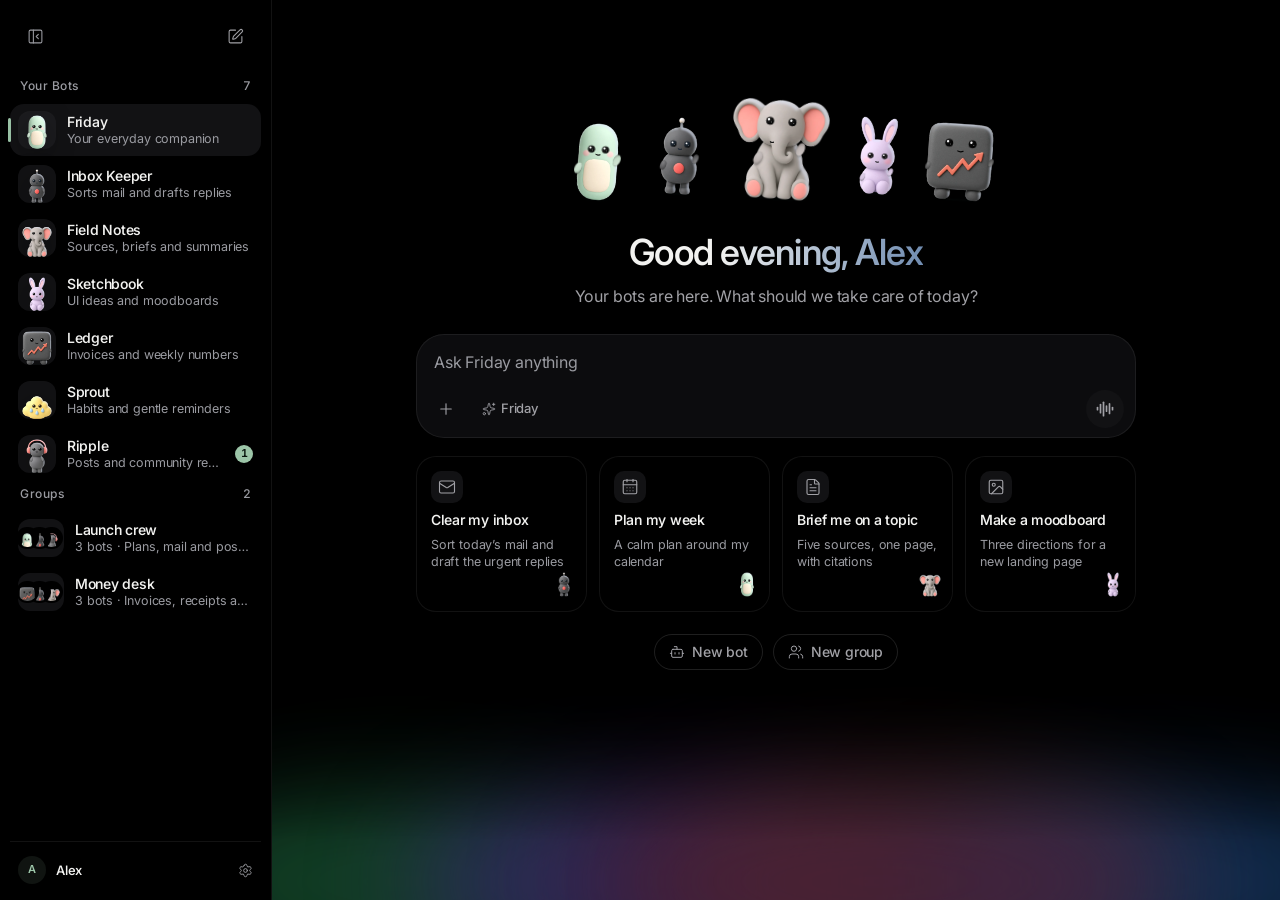
<file: index.html>
<!doctype html>
<html lang="en">
  <head>
    <meta charset="UTF-8" />
    <link rel="icon" type="image/svg+xml" href="./favicon.svg" />
    <meta name="viewport" content="width=device-width, initial-scale=1.0, viewport-fit=cover" />
    <meta name="theme-color" content="#fafaf8" />
    <meta name="color-scheme" content="dark light" />
    <meta name="application-name" content="Friday" />
    <meta name="description" content="Friday — your calm, capable AI assistant." />
    <meta property="og:title" content="Friday" />
    <meta property="og:description" content="Friday — your calm, capable AI assistant." />
    <title>Friday</title>
    <script type="module" crossorigin src="./assets/index-uZlrGszC.js"></script>
    <link rel="stylesheet" crossorigin href="./assets/index-Dre_UAZ2.css">
  </head>
  <body>
    <div id="root"></div>
  </body>
</html>
</file>
<file: assets/index-Dre_UAZ2.css>
@font-face{font-family:Inter Variable;font-style:normal;font-display:swap;font-weight:100 900;src:url(./inter-cyrillic-ext-opsz-normal-CfYZpDVp.woff2)format("woff2-variations");unicode-range:U+460-52F,U+1C80-1C8A,U+20B4,U+2DE0-2DFF,U+A640-A69F,U+FE2E-FE2F}@font-face{font-family:Inter Variable;font-style:normal;font-display:swap;font-weight:100 900;src:url(./inter-cyrillic-opsz-normal-BFQXbQ-f.woff2)format("woff2-variations");unicode-range:U+301,U+400-45F,U+490-491,U+4B0-4B1,U+2116}@font-face{font-family:Inter Variable;font-style:normal;font-display:swap;font-weight:100 900;src:url(./inter-greek-ext-opsz-normal-BmPQvyvo.woff2)format("woff2-variations");unicode-range:U+1F??}@font-face{font-family:Inter Variable;font-style:normal;font-display:swap;font-weight:100 900;src:url(./inter-greek-opsz-normal-BM0NlUE_.woff2)format("woff2-variations");unicode-range:U+370-377,U+37A-37F,U+384-38A,U+38C,U+38E-3A1,U+3A3-3FF}@font-face{font-family:Inter Variable;font-style:normal;font-display:swap;font-weight:100 900;src:url(./inter-vietnamese-opsz-normal-Ci9T9ieq.woff2)format("woff2-variations");unicode-range:U+102-103,U+110-111,U+128-129,U+168-169,U+1A0-1A1,U+1AF-1B0,U+300-301,U+303-304,U+308-309,U+323,U+329,U+1EA0-1EF9,U+20AB}@font-face{font-family:Inter Variable;font-style:normal;font-display:swap;font-weight:100 900;src:url(./inter-latin-ext-opsz-normal-DpK-iCPk.woff2)format("woff2-variations");unicode-range:U+100-2BA,U+2BD-2C5,U+2C7-2CC,U+2CE-2D7,U+2DD-2FF,U+304,U+308,U+329,U+1D00-1DBF,U+1E00-1E9F,U+1EF2-1EFF,U+2020,U+20A0-20AB,U+20AD-20C0,U+2113,U+2C60-2C7F,U+A720-A7FF}@font-face{font-family:Inter Variable;font-style:normal;font-display:swap;font-weight:100 900;src:url(./inter-latin-opsz-normal-BwkfbSeq.woff2)format("woff2-variations");unicode-range:U+??,U+131,U+152-153,U+2BB-2BC,U+2C6,U+2DA,U+2DC,U+304,U+308,U+329,U+2000-206F,U+20AC,U+2122,U+2191,U+2193,U+2212,U+2215,U+FEFF,U+FFFD}@font-face{font-family:Geist Mono Variable;font-style:normal;font-display:swap;font-weight:100 900;src:url(./geist-mono-cyrillic-ext-wght-normal-X_5orZeX.woff2)format("woff2-variations");unicode-range:U+460-52F,U+1C80-1C8A,U+20B4,U+2DE0-2DFF,U+A640-A69F,U+FE2E-FE2F}@font-face{font-family:Geist Mono Variable;font-style:normal;font-display:swap;font-weight:100 900;src:url(./geist-mono-cyrillic-wght-normal-DiZS0aHC.woff2)format("woff2-variations");unicode-range:U+301,U+400-45F,U+490-491,U+4B0-4B1,U+2116}@font-face{font-family:Geist Mono Variable;font-style:normal;font-display:swap;font-weight:100 900;src:url(./geist-mono-symbols2-wght-normal-CO5SzqOn.woff2)format("woff2-variations");unicode-range:U+2000-2001,U+2004-2008,U+200A,U+23B8-23BD,U+2500-259F}@font-face{font-family:Geist Mono Variable;font-style:normal;font-display:swap;font-weight:100 900;src:url(./geist-mono-vietnamese-wght-normal-DadHysG0.woff2)format("woff2-variations");unicode-range:U+102-103,U+110-111,U+128-129,U+168-169,U+1A0-1A1,U+1AF-1B0,U+300-301,U+303-304,U+308-309,U+323,U+329,U+1EA0-1EF9,U+20AB}@font-face{font-family:Geist Mono Variable;font-style:normal;font-display:swap;font-weight:100 900;src:url(./geist-mono-latin-ext-wght-normal-Bwz-egvJ.woff2)format("woff2-variations");unicode-range:U+100-2BA,U+2BD-2C5,U+2C7-2CC,U+2CE-2D7,U+2DD-2FF,U+304,U+308,U+329,U+1D00-1DBF,U+1E00-1E9F,U+1EF2-1EFF,U+2020,U+20A0-20AB,U+20AD-20C0,U+2113,U+2C60-2C7F,U+A720-A7FF}@font-face{font-family:Geist Mono Variable;font-style:normal;font-display:swap;font-weight:100 900;src:url(./geist-mono-latin-wght-normal-XN7g48iV.woff2)format("woff2-variations");unicode-range:U+??,U+131,U+152-153,U+2BB-2BC,U+2C6,U+2DA,U+2DC,U+304,U+308,U+329,U+2000-206F,U+20AC,U+2122,U+2191,U+2193,U+2212,U+2215,U+FEFF,U+FFFD}:root{--bg:#f6f3ec;--surface:#fffdf8;--surface-2:#eeeae1;--surface-3:#e6e1d6;--line:#28231417;--line-2:#28231424;--ink:#1d1c19;--ink-2:#5f5d56;--ink-3:#908d85;--accent:#5e7f68;--accent-ink:#fff;--accent-soft:#e4ece2;--lilac:#d9cceb;--glass:#fffdf8b8;--glass-line:#ffffffb3;--shadow-1:0 1px 2px #281e0a0d, 0 2px 8px #281e0a0a;--shadow-2:0 1px 1px #281e0a0a, 0 8px 24px -6px #281e0a1f, 0 24px 48px -16px #281e0a1a;--glow-a:#cfe0cf;--glow-b:#d9cceb;--glow-c:#f0dcc6;--glow-n:#ece9e2;--spring:linear(0, .006, .025 2.8%, .101 6.1%, .539 18.9%, .721 25.3%, .849 31.5%, .937 38.1%, .968 41.8%, .991 45.7%, 1.006 50.1%, 1.015 55%, 1.017 63.9%, 1.001 85.9%, 1);--spring-bouncy:linear(0, .009, .035 2.1%, .141 4.4%, .723 12.9%, .938 16.7%, 1.017, 1.077, 1.121, 1.149 24.3%, 1.159, 1.163, 1.161, 1.154 29.9%, 1.129 32.8%, 1.051 39.6%, 1.017 43.1%, .991, .977 51%, .974 53.8%, .975 57.1%, .997 69.8%, 1.003 76.9%, 1);--spring-smooth:linear(0, .034 1.9%, .123 4%, .373 8.6%, .618 13.4%, .792 18.3%, .903 23.6%, .966 29.4%, .997 36.4%, 1.008 45.1%, 1.004 62.3%, 1);--out:cubic-bezier(.2, .8, .2, 1);--t-spring:.56s;--t-smooth:.46s;--t-exit:.16s;--r-ctl:10px;--r-card:18px;--r-pop:22px;--r-cp:28px;--sb-w:264px;--lightningcss-light:initial;--lightningcss-dark: ;color-scheme:light}[data-theme=dark]{--bg:#000;--surface:#0d0d0e;--surface-2:#161618;--surface-3:#1f1f22;--line:#ffffff13;--line-2:#ffffff1f;--ink:#ecebe6;--ink-2:#a4a29c;--ink-3:#6a6964;--accent:#9cc0a6;--accent-ink:#0b140e;--accent-soft:#13201a;--lilac:#3a3150;--glass:#141416a8;--glass-line:#ffffff0f;--shadow-1:0 1px 2px #0009;--shadow-2:0 0 0 1px #ffffff0a, 0 12px 32px -8px #000c, 0 30px 60px -20px #000000b3;--glow-a:#1c3a27;--glow-b:#2e2546;--glow-c:#3a2a1c;--glow-n:#1a1a1c;--lightningcss-light: ;--lightningcss-dark:initial;color-scheme:dark}*{box-sizing:border-box;margin:0}html,body,#root{height:100%}body{background:var(--bg);color:var(--ink);letter-spacing:-.006em;font-feature-settings:"ss01", "cv11", "calt";-webkit-font-smoothing:antialiased;-moz-osx-font-smoothing:grayscale;text-rendering:optimizelegibility;transition:background-color .4s var(--out), color .4s var(--out);font:400 15px/1.6 Geist Variable,ui-sans-serif,system-ui,sans-serif}button,input,textarea{font:inherit;color:inherit;letter-spacing:inherit}button{cursor:pointer;-webkit-tap-highlight-color:transparent;background:0 0;border:0}a{color:inherit;-webkit-tap-highlight-color:transparent;text-decoration:none}::selection{background:color-mix(in oklab, var(--accent) 28%, transparent)}.tnum{font-variant-numeric:tabular-nums}.small{font-size:13px}.grow{flex:1}em{letter-spacing:-.01em;font-family:Instrument Serif,serif;font-style:italic;font-weight:400}h1,h2,h3,h4{letter-spacing:-.022em;font-weight:560;line-height:1.2}.display{letter-spacing:-.02em;font:400 44px/1.05 Instrument Serif,serif}.display em{font-size:1em}.glass{background:var(--glass);-webkit-backdrop-filter:blur(22px)saturate(1.5);box-shadow:inset 0 0 0 1px var(--glass-line), var(--shadow-2)}.card{background:var(--surface);border:1px solid var(--line);border-radius:var(--r-card);box-shadow:var(--shadow-1)}[data-theme=dark] .card{box-shadow:none}.ib,.pill,.sb-item,.sb-new,.sb-search,.mi,.send,.seg button,.face-opt,.bot-card,.plug,.starter,.sw,.days button,.bp,.theme-row button,.sb-me,.sb-rec{transition:transform var(--t-spring) var(--spring-bouncy), background-color .2s var(--out), color .2s var(--out), box-shadow .25s var(--out), border-color .2s var(--out), opacity .2s var(--out)}:is(.ib,.pill,.sb-item,.sb-new,.sb-search,.mi,.send,.seg button,.face-opt,.starter,.days button,.bp,.theme-row button,.sb-me,.sb-rec):active:not(:disabled){transition-duration:90ms;transition-timing-function:var(--out);transform:scale(.95)}:is(.bot-card,.plug):active{transition-duration:90ms;transform:scale(.98)}.ib{width:36px;height:36px;color:var(--ink-2);border-radius:999px;place-items:center;display:inline-grid}.ib:hover,.ib.is-open{background:var(--surface-2);color:var(--ink)}.ib.sm{width:30px;height:30px}.ib.lg{background:var(--surface-2);width:56px;height:56px;color:var(--ink)}.ib.soft{color:var(--ink-2)}.ib .rot{transition:transform var(--t-spring) var(--spring-bouncy)}.ib.is-open .rot{transform:rotate(45deg)}.pill{height:36px;color:var(--ink-2);background:var(--surface);border:1px solid var(--line);white-space:nowrap;border-radius:999px;align-items:center;gap:7px;padding:0 14px;font-size:14px;font-weight:500;display:inline-flex}.pill:hover{color:var(--ink);border-color:var(--line-2)}.pill.sm{gap:5px;height:30px;padding:0 11px;font-size:13px}.pill.ghost{background:0 0;border-color:#0000}.pill.ghost:hover,.pill.ghost.is-open{background:var(--surface-2)}.pill.solid{background:var(--ink);color:var(--bg);border-color:#0000}.pill.solid:hover{color:var(--bg);box-shadow:0 6px 18px -6px color-mix(in oklab, var(--ink) 50%, transparent)}.pill.solid:disabled{opacity:.35;cursor:default;box-shadow:none}.pill.solid.ok{background:var(--accent);color:var(--accent-ink);opacity:1}.pill.wide{justify-content:center;width:100%;height:46px;font-size:15px}.pill.tag{background:var(--accent-soft);height:28px;color:var(--accent);border:0;font-size:12.5px}.chev{transition:transform var(--t-spring) var(--spring-bouncy);opacity:.6}.is-open>.chev,.is-open .chev{transform:rotate(180deg)}kbd{color:var(--ink-3);background:var(--surface-2);border-radius:6px;margin-left:auto;padding:3px 6px;font:500 11px/1 Geist Variable}.pop-wrap{display:inline-flex;position:relative}.pop{z-index:60;border-radius:var(--r-pop);transform-origin:0 0;min-width:240px;animation:pop-in var(--t-spring) var(--spring) both;padding:6px;position:absolute}.pop.side-bottom{top:calc(100% + 8px)}.pop.side-top{transform-origin:0 100%;bottom:calc(100% + 8px)}.pop.align-start{left:0}.pop.align-end{transform-origin:100% 0;right:0}.pop.side-top.align-end{transform-origin:100% 100%}.pop.out{animation:pop-out var(--t-exit) var(--out) both}@keyframes pop-in{0%{opacity:0;transform:translateY(16px)scale(.96)}to{opacity:1;transform:none}}@keyframes pop-out{to{opacity:0;filter:blur(4px);transform:translateY(-4px)scale(.97)}}.side-top{--dy:6px}.pop-label{color:var(--ink-3);letter-spacing:.01em;padding:8px 10px 4px;font-size:12px;font-weight:550}.pop-sep{background:var(--line);height:1px;margin:6px 4px}.mi{text-align:left;border-radius:14px;align-items:center;gap:11px;width:100%;padding:8px 10px;font-size:14px;display:flex}.mi:hover{background:color-mix(in oklab, var(--ink) 6%, transparent)}.mi.on{background:color-mix(in oklab, var(--accent) 12%, transparent)}.mi-ic{background:var(--surface-2);width:30px;height:30px;color:var(--ink-2);border-radius:10px;flex:none;place-items:center;display:grid}.mi-ic:has(.mascot){background:0 0}.mi-t{flex-direction:column;flex:1;line-height:1.3;display:flex}.mi-t b{font-weight:520}.mi-t small{color:var(--ink-3);font-size:12.5px}.tick{color:var(--accent)}.pop>*{animation:item-in .4s var(--spring) both}.pop>:nth-child(2){animation-delay:20ms}.pop>:nth-child(3){animation-delay:40ms}.pop>:nth-child(4){animation-delay:60ms}.pop>:nth-child(n+5){animation-delay:80ms}@keyframes item-in{0%{opacity:0;transform:translateY(-3px)}}.theme-row{grid-template-columns:repeat(3,1fr);gap:4px;padding:4px;display:grid}.theme-row button{color:var(--ink-2);background:var(--surface-2);border-radius:14px;flex-direction:column;align-items:center;gap:4px;padding:10px 4px;font-size:12.5px;display:flex}.theme-row button.on{background:var(--ink);color:var(--bg)}.seg{grid-template-columns:repeat(var(--n), 1fr);background:var(--surface-2);border:1px solid var(--line);border-radius:999px;padding:3px;display:inline-grid;position:relative}.seg button{z-index:1;height:30px;color:var(--ink-3);border-radius:999px;justify-content:center;align-items:center;gap:6px;padding:0 14px;font-size:13.5px;font-weight:520;display:inline-flex;position:relative}.seg button.on,.seg button:hover{color:var(--ink)}.seg-thumb{width:calc((100% - 6px) / var(--n));background:var(--surface);box-shadow:0 1px 2px #0000000f, 0 2px 8px -2px #00000014, inset 0 0 0 1px var(--line);transform:translateX(calc(var(--i) * 100%));transition:transform var(--t-spring) var(--spring-bouncy);border-radius:999px;position:absolute;top:3px;bottom:3px;left:3px}[data-theme=dark] .seg-thumb{background:var(--surface-3)}.sw{background:var(--surface-3);border-radius:999px;flex:none;width:40px;height:24px;position:relative}.sw i{width:18px;height:18px;transition:transform var(--t-spring) var(--spring-bouncy), width .2s var(--out);background:#fff;border-radius:999px;position:absolute;top:3px;left:3px;box-shadow:0 1px 3px #0000002e}.sw:active i{width:22px}.sw.on{background:var(--accent)}.sw.on i{transform:translate(16px)}.sw.on:active i{transform:translate(12px)}.app{grid-template-columns:var(--sb-w) 1fr;height:100dvh;display:grid;overflow:hidden}.sb{border-right:1px solid var(--line);background:var(--bg);z-index:40;flex-direction:column;gap:2px;min-height:0;padding:14px 12px;display:flex}.sb-top{justify-content:space-between;align-items:center;padding:2px 6px 14px;display:flex}.sb-brand{color:var(--ink);align-items:center;gap:9px;display:flex}.mark .mark-bg{fill:var(--ink)}.mark .mark-f{fill:var(--bg)}.mark .mark-dot{fill:var(--accent)}.sb-close{display:none}.sb-new,.sb-search{height:38px;color:var(--ink);border-radius:12px;align-items:center;gap:10px;padding:0 12px;font-size:14px;font-weight:520;display:flex}.sb-new{background:var(--surface);border:1px solid var(--line);box-shadow:var(--shadow-1);margin-bottom:2px}.sb-search{color:var(--ink-2)}.sb-search:hover{background:var(--surface-2)}.sb-nav{flex-direction:column;gap:1px;margin-top:10px;display:flex}.sb-item{height:38px;color:var(--ink-2);border-radius:12px;align-items:center;gap:11px;padding:0 12px;font-size:14px;font-weight:500;display:flex;position:relative}.sb-item:hover{background:color-mix(in oklab, var(--ink) 5%, transparent);color:var(--ink)}.sb-item.on{background:var(--surface);color:var(--ink);box-shadow:inset 0 0 0 1px var(--line)}[data-theme=dark] .sb-item.on{background:var(--surface-2)}.sb-item.on svg{color:var(--accent)}.sb-sec{color:var(--ink-3);margin:22px 12px 6px;font-size:12px;font-weight:550}.sb-recents{flex-direction:column;flex:1;gap:1px;min-height:0;display:flex;overflow:auto}.sb-rec{color:var(--ink-2);white-space:nowrap;text-overflow:ellipsis;border-radius:10px;padding:7px 12px;font-size:13.5px;overflow:hidden}.sb-rec:hover{background:color-mix(in oklab, var(--ink) 5%, transparent);color:var(--ink)}.sb-rec.on{color:var(--ink)}.sb .pop-wrap{display:flex}.sb .pop{width:100%}.sb-me{text-align:left;border-radius:14px;align-items:center;gap:10px;width:100%;padding:8px;display:flex}.sb-me:hover,.sb-me.is-open{background:var(--surface-2)}.av{background:var(--accent-soft);width:34px;height:34px;color:var(--accent);border-radius:999px;flex:none;place-items:center;font-size:12.5px;font-weight:600;display:grid}.sb-me-t{flex-direction:column;min-width:0;line-height:1.25;display:flex}.sb-me-t b{font-size:13.5px;font-weight:540}.sb-me-t small{color:var(--ink-3);font-size:12px}.scrim,.nav-btn{display:none}.main{min-width:0;min-height:0;position:relative;overflow:hidden}.page{height:100%;animation:page-in var(--t-smooth) var(--spring-smooth) both}@keyframes page-in{0%{opacity:0;filter:blur(8px);transform:translateY(12px)}}.frame{height:100%;position:relative}.scroller{scroll-behavior:smooth;height:100%;overflow:hidden auto}.hdr{z-index:30;justify-content:space-between;align-items:center;gap:12px;height:64px;padding:0 20px;display:flex;position:sticky;top:0}.hdr:before{content:"";z-index:-1;background:color-mix(in oklab, var(--bg) 72%, transparent);-webkit-backdrop-filter:blur(20px)saturate(1.6);border-bottom:1px solid var(--line);opacity:0;transition:opacity .35s var(--out);position:absolute;inset:0}.hdr.scrolled:before{opacity:1}.hdr-l,.hdr-r{align-items:center;gap:8px;min-width:0;display:flex}.hdr-title{opacity:0;transition:opacity .3s var(--out), transform .4s var(--spring);font-size:16px;font-weight:560;transform:translateY(4px)}.hdr.scrolled .hdr-title,.profile-hdr .hdr-title,.ib+.hdr-title{opacity:1;transform:none}.wrap{max-width:1080px;margin:0 auto;padding:8px 32px 96px}.wrap.narrow{max-width:760px}.intro{padding:28px 0}.intro p{color:var(--ink-2);max-width:520px;margin-top:8px;font-size:16px}[style*=--d]{animation:rise .6s var(--spring) both;animation-delay:calc(var(--d) * 35ms + 60ms)}@keyframes rise{0%{opacity:0;transform:translateY(8px)}}.hero{text-align:center;z-index:2;flex-direction:column;justify-content:center;align-items:center;min-height:calc(100dvh - 64px);padding:0 24px 16vh;display:flex;position:relative}.greet{letter-spacing:-.02em;margin-top:18px;font:400 44px/1.1 Instrument Serif,serif}.greet span{color:var(--ink-2)}.greet em{color:var(--ink)}.sub{color:var(--ink-3);margin:6px 0 28px;font-size:16px}.hero .composer{text-align:left;width:min(720px,100%)}.starters{flex-wrap:wrap;justify-content:center;gap:8px;max-width:720px;margin-top:18px;display:flex}.composer{border-radius:var(--r-cp);transition:box-shadow .35s var(--out), transform var(--t-spring) var(--spring);padding:14px 12px 10px 18px}.composer textarea{resize:none;background:0 0;border:0;outline:0;width:100%;min-height:26px;padding:2px 0 8px;font-size:16px;line-height:1.5}.composer textarea::placeholder{color:var(--ink-3)}.cp-row{align-items:center;gap:6px;margin-left:-6px;display:flex}.chip-bot{height:32px;padding:0 10px 0 4px;font-size:13px}.send{background:var(--surface-2);width:38px;height:38px;color:var(--ink-2);border-radius:999px;place-items:center;display:grid}.send.ready{background:var(--ink);color:var(--bg);animation:send-pop .5s var(--spring-bouncy)}@keyframes send-pop{0%{transform:scale(.7)}}.send:disabled{cursor:default}.face-float{flex-direction:column;align-items:center;gap:6px;display:flex}.face-name{background:var(--surface);border:1px solid var(--line);box-shadow:var(--shadow-1);border-radius:999px;padding:3px 10px;font-size:12.5px;font-weight:560}.face-status{color:var(--ink-3);animation:status-in .5s var(--spring) both;align-items:center;gap:6px;font-size:13px;display:inline-flex}@keyframes status-in{0%{opacity:0;filter:blur(3px);transform:translateY(4px)}}.spin-dot{background:var(--accent);border-radius:99px;width:7px;height:7px;animation:1.2s ease-in-out infinite breathe-dot}@keyframes breathe-dot{50%{opacity:.5;transform:scale(.55)}}.face-sticky{z-index:5;pointer-events:none;justify-content:center;padding:4px 0 18px;display:flex;position:sticky;top:64px}.face-sticky .face-float{pointer-events:auto}.face-sticky .face-status{background:color-mix(in oklab, var(--bg) 80%, transparent);-webkit-backdrop-filter:blur(10px);backdrop-filter:blur(10px);border-radius:999px;padding:2px 10px}.thread{z-index:2;max-width:760px;margin:0 auto;padding:0 24px;position:relative}.msg{animation:rise .6s var(--spring) both;margin:0 0 22px}.msg.user{justify-content:flex-end;display:flex}.bubble{background:var(--surface-2);border-radius:22px 22px 6px;max-width:80%;padding:11px 16px;font-size:15.5px}.trail{height:30px;color:var(--ink-3);align-items:center;padding:0 10px 0 0;font-size:13.5px;font-weight:500;display:inline-flex}.trail-h{align-items:center;gap:4px;display:inline-flex}.trail .chev{transition:transform .45s var(--spring-bouncy)}.trail.open .chev{transform:rotate(90deg)}.shimmer{background:linear-gradient(90deg, var(--ink-3) 0%, var(--ink-3) 35%, var(--ink) 50%, var(--ink-3) 65%, var(--ink-3) 100%);color:#0000;background-size:250% 100%;-webkit-background-clip:text;background-clip:text;animation:1.8s linear infinite shimmer}@keyframes shimmer{0%{background-position:100% 0}to{background-position:-150% 0}}.trail-body{transition:grid-template-rows .5s var(--spring-smooth), opacity .3s var(--out);opacity:0;grid-template-rows:0fr;display:grid}.trail-body.open{opacity:1;grid-template-rows:1fr}.trail-body>div{border-left:1.5px solid var(--line-2);margin:4px 0 14px 6px;padding-left:16px;overflow:hidden}.step{color:var(--ink-2);animation:rise .5s var(--spring) both;align-items:center;gap:10px;padding:4px 0;font-size:13.5px;display:flex;position:relative}.step-dot{background:var(--bg);width:15px;height:15px;box-shadow:inset 0 0 0 1.5px var(--line-2);border-radius:99px;place-items:center;display:grid;position:absolute;left:-24px}.step.ok .step-dot{background:var(--accent);color:var(--accent-ink);box-shadow:none;animation:send-pop .5s var(--spring-bouncy)}.step.now{color:var(--ink)}.step.now .step-dot:after{content:"";background:var(--accent);border-radius:99px;width:6px;height:6px;animation:1.1s infinite breathe-dot}.rich{color:var(--ink);font-size:16px;line-height:1.7}.rich p{margin:0 0 14px}.rich strong{font-weight:600}.rich .plan{border-radius:16px;margin:0 0 16px;padding:4px 0;list-style:none}.rich .plan li{border-bottom:1px solid var(--line);padding:9px 0 9px 18px;position:relative}.rich .plan li:last-child{border:0}.rich .plan li:before{content:"";background:var(--accent);opacity:.7;border-radius:99px;width:6px;height:6px;position:absolute;top:19px;left:2px}.caret{background:var(--accent);vertical-align:middle;border-radius:99px;width:8px;height:8px;margin-left:4px;animation:.9s infinite breathe-dot;display:inline-block}.acts{animation:rise .5s var(--spring) both;align-items:center;gap:2px;margin-top:4px;display:flex}.acts .pill{margin-left:8px}.spacer{height:190px}.dock{z-index:10;flex-direction:column;align-items:center;padding:0 24px 14px;display:flex;position:absolute;bottom:0;left:0;right:0}.dock .composer{width:min(760px,100%);animation:rise .6s var(--spring) both}.fine{color:var(--ink-3);margin-top:8px;font-size:12px}.peek{z-index:1;pointer-events:auto;animation:peek-in 1s var(--spring) .35s both;position:absolute;bottom:-70px;left:-38px;transform:rotate(9deg)}@keyframes peek-in{0%{opacity:0;transform:translate(-60px,80px)rotate(20deg)}}.glow i{filter:blur(70px);opacity:.75;width:60%;height:90%;transition:background-color 1.4s var(--out), opacity 1.4s var(--out);will-change:transform;border-radius:50%;position:absolute;bottom:-30%}.glow i:first-child{background:var(--glow-a);animation:18s ease-in-out infinite drift1;left:-5%}.glow i:nth-child(2){background:var(--glow-b);animation:22s ease-in-out infinite drift2;left:25%}.glow i:nth-child(3){background:var(--glow-c);opacity:.5;animation:20s ease-in-out infinite drift3;left:55%}@keyframes drift1{50%{transform:translate(18%,-8%)scale(1.15)}}@keyframes drift2{50%{transform:translate(-14%,-12%)scale(.9)}}@keyframes drift3{50%{transform:translate(-10%,6%)scale(1.2)}}.glow.focus i{opacity:.9}.glow.busy i{opacity:1;animation-duration:7s,8s,9s}.glow.busy i:first-child{animation-duration:7s}.glow.busy i:nth-child(2){animation-duration:8s}.glow.busy i:nth-child(3){animation-duration:9s}.glow.calm i{background:var(--glow-n);opacity:.9}[data-theme=dark] .glow i{opacity:.55}[data-theme=dark] .glow.calm i{opacity:.7}.call{z-index:70;background:color-mix(in oklab, var(--bg) 40%, transparent);-webkit-backdrop-filter:blur(14px);backdrop-filter:blur(14px);animation:fade .3s var(--out) both;place-items:center;display:grid;position:absolute;inset:0}@keyframes fade{0%{opacity:0}}.call-card{width:min(360px,100% - 32px);animation:pop-in .6s var(--spring) both;border-radius:32px;flex-direction:column;align-items:center;gap:6px;padding:32px 24px 24px;display:flex}.call-card h2{margin-top:10px;font:400 32px/1.1 Instrument Serif,serif}.call-card p{color:var(--ink-3);font-size:14px}.wave{align-items:center;gap:5px;height:28px;margin:14px 0 18px;display:flex}.wave i{background:var(--accent);width:5px;height:100%;animation:1s ease-in-out infinite wave;animation-delay:calc(var(--i) * .12s);transform-origin:50%;border-radius:9px}@keyframes wave{0%,to{transform:scaleY(.25)}50%{transform:scaleY(1)}}.call-acts{gap:16px;display:flex}.ib.end{color:#fff;background:#d9705f}.ib.end:hover{color:#fff;background:#c85f4e}.mascot{cursor:default;flex:none;display:inline-block;position:relative}.mascot[onclick],.pf-stage .mascot,.face-float .mascot,.peek .mascot{cursor:pointer}.mascot-body{transform-origin:50% 92%;will-change:transform;animation:4.2s ease-in-out infinite breathe;position:absolute;inset:0}.mascot svg{-webkit-user-select:none;user-select:none;-webkit-user-drag:none;width:100%;height:100%;position:absolute;inset:0}.mascot img{filter:drop-shadow(0 6px 10px #3c281424)}[data-theme=dark] .mascot img{filter:drop-shadow(0 6px 14px #0009)}@keyframes breathe{0%,to{transform:translateY(0)scale(1)}50%{transform:translateY(-2.5%)scale(1.012,.99)}}.mascot .lid{transition:transform 90ms ease-in;transform:scaleY(0)}.mascot .lid.shut{transform:scaleY(1)}.mascot .lid-low{transition:transform .35s var(--spring);transform:scaleY(0)}.mascot .happy-arc{opacity:0;transition:opacity .2s var(--out)}.mascot .bead{transition:opacity .15s}.mascot .mouth{transition:d .38s var(--spring-bouncy)}.mascot .brows{opacity:0;transition:opacity .25s var(--out)}.think-dots{opacity:0;gap:3px;transition:opacity .3s;display:flex;position:absolute;top:2%;right:-4%}.think-dots i{aspect-ratio:1;background:var(--ink-3);border-radius:99px;width:max(4px,6%);animation:1.1s infinite breathe-dot}.think-dots i:nth-child(2){animation-delay:.15s}.think-dots i:nth-child(3){animation-delay:.3s}.mood-thinking .think-dots{opacity:1}.mood-thinking .mascot-body{animation:2.6s ease-in-out infinite sway}@keyframes sway{0%,to{transform:rotate(-3deg)}50%{transform:rotate(3deg)translateY(-1.5%)}}.mood-typing .mascot-body{animation:1.6s ease-in-out infinite attentive}@keyframes attentive{0%,to{transform:translateY(0)rotate(-1deg)}50%{transform:translateY(-1.5%)rotate(1deg)scale(1.015)}}.mood-talking .mascot-body{animation:.45s ease-in-out infinite talkbob}@keyframes talkbob{50%{transform:translateY(-1.5%)scale(1.01,.99)}}.mood-done .mascot-body{animation:hop .9s var(--spring-bouncy) both, breathe 4.2s ease-in-out .9s infinite}@keyframes hop{0%{transform:translateY(0)scale(1)}25%{transform:translateY(2%)scale(1.06,.92)}55%{transform:translateY(-10%)scale(.96,1.05)}to{transform:none}}.mood-done .bead,.mood-poke .bead{opacity:0}.mood-done .happy-arc,.mood-poke .happy-arc{opacity:1}.mood-error .mascot-body{animation:shrink .6s var(--spring) both, shiver 3s ease-in-out .6s infinite}@keyframes shrink{to{transform:scale(.93)translateY(3%)}}@keyframes shiver{0%,to{transform:scale(.93)translateY(3%)}50%{transform:scale(.93)translateY(3%)rotate(-1.5deg)}}.mood-error .brows{opacity:1}.mood-poke .mascot-body{animation:squish .7s var(--spring-bouncy) both}@keyframes squish{0%{transform:scale(1)}20%{transform:scale(1.12,.86)}45%{transform:scale(.92,1.1)translateY(-6%)}to{transform:none}}.sparkle{color:#e9b949;pointer-events:none;animation:sparkle .9s var(--spring) both;font-size:max(12px,22%);position:absolute;top:4%;right:2%}@keyframes sparkle{0%{opacity:0;transform:scale(.2)rotate(-40deg)}30%{opacity:1;transform:scale(1.2)rotate(10deg)}to{opacity:0;transform:translate(30%,-60%)scale(.7)rotate(40deg)}}.mascot.bounce .mascot-body{animation:squish .7s var(--spring-bouncy) both}.bot-grid{grid-template-columns:repeat(auto-fill,minmax(230px,1fr));gap:14px;display:grid}.bot-card{text-align:left;flex-direction:column;gap:10px;padding:14px;display:flex}.bot-card:hover{border-color:var(--line-2);box-shadow:var(--shadow-2);transform:translateY(-2px)}.bot-stage{background:radial-gradient(120% 90% at 50% 100%, var(--surface-2), transparent 70%);border-radius:12px;place-items:center;height:168px;display:grid;overflow:hidden}.bot-card:hover .mascot-body{animation:squish .7s var(--spring-bouncy) both}.bot-meta{flex-direction:column;padding:0 2px;line-height:1.35;display:flex}.bot-meta b{font-size:15.5px;font-weight:560}.bot-meta span{color:var(--ink-3);font-size:13.5px}.bot-foot{color:var(--ink-2);border-top:1px solid var(--line);align-items:center;gap:7px;padding:8px 2px 0;font-size:12.5px;display:flex}.dot-live{background:var(--accent);width:6px;height:6px;box-shadow:0 0 0 3px color-mix(in oklab, var(--accent) 18%, transparent);border-radius:99px}.bot-card.add{box-shadow:none;color:var(--ink-2);background:0 0;border-style:dashed;justify-content:center;align-items:center;gap:4px;min-height:250px}.bot-card.add span:last-child{color:var(--ink-3);font-size:13px}.add-ic{background:var(--surface-2);border-radius:99px;place-items:center;width:52px;height:52px;margin-bottom:8px;display:grid}.profile{flex-direction:column;gap:16px;max-width:820px;padding-top:16px;display:flex}.pf-hero{grid-template-columns:240px 1fr;align-items:center;gap:24px;padding:20px;display:grid}.pf-stage{background:radial-gradient(90% 70% at 50% 85%, var(--accent-soft), transparent 70%), var(--surface-2);border-radius:14px;place-items:center;height:250px;display:grid}.pf-fields{flex-direction:column;gap:14px;display:flex}.fld{flex-direction:column;gap:6px;display:flex}.fld>span{color:var(--ink-3);align-items:center;gap:5px;font-size:12.5px;font-weight:550;display:inline-flex}.fld input,.instr{border:1px solid var(--line-2);background:var(--bg);width:100%;transition:border-color .2s, box-shadow .25s var(--out);border-radius:12px;outline:0;padding:11px 14px;font-size:15px}.fld input:focus,.instr:focus{border-color:color-mix(in oklab, var(--accent) 55%, transparent);box-shadow:0 0 0 4px color-mix(in oklab, var(--accent) 12%, transparent)}.pf-fields .fld:first-child input{padding:8px 14px;font:400 30px/1.15 Instrument Serif,serif}.card-h{justify-content:space-between;align-items:baseline;margin-bottom:14px;display:flex}.card-h h3{font-size:16px}.faces{grid-template-columns:repeat(auto-fill,minmax(92px,1fr));gap:8px;display:grid}.face-opt{color:var(--ink-2);border:1px solid #0000;border-radius:16px;flex-direction:column;align-items:center;gap:4px;padding:12px 4px 8px;font-size:12.5px;display:flex;position:relative}.face-opt .mascot-body{inset:0}.face-opt:hover{background:var(--surface-2)}.face-opt.on{background:var(--accent-soft);border-color:color-mix(in oklab, var(--accent) 35%, transparent);color:var(--ink);font-weight:540}.face-check{background:var(--accent);width:18px;height:18px;color:var(--accent-ink);animation:send-pop .5s var(--spring-bouncy);border-radius:99px;place-items:center;display:grid;position:absolute;top:7px;right:7px}.play{border-top:1px solid var(--line);flex-direction:column;gap:8px;margin-top:16px;padding-top:14px;display:flex}.play-row,.hint-row,.chips{flex-wrap:wrap;gap:6px;display:flex}.instr{resize:vertical;min-height:140px;line-height:1.6}.hint-row{margin-top:10px}.sched-day{margin:0 4px 10px}.list{padding:4px}.row{border-radius:14px;align-items:center;gap:14px;padding:12px;display:flex}.time{width:52px;font-size:15px;font-weight:560}.row-t{flex-direction:column;flex:1;min-width:0;line-height:1.35;display:flex}.row-t b{font-weight:530}.row-t small{color:var(--ink-3);font-size:13px}.routine.off .time,.routine.off .row-t,.routine.off .mascot{opacity:.45;transition:opacity .3s}.sheet-scrim{z-index:80;background:color-mix(in oklab, var(--bg) 35%, #0000002e);-webkit-backdrop-filter:blur(6px);backdrop-filter:blur(6px);animation:fade .25s var(--out) both;place-items:center;padding:16px;display:grid;position:fixed;inset:0}.sheet{width:min(540px,100%);animation:sheet-in .6s var(--spring) both;border-radius:28px;flex-direction:column;gap:16px;padding:22px;display:flex}@keyframes sheet-in{0%{opacity:0;filter:blur(6px);transform:translateY(24px)scale(.96)}}.sheet-h{justify-content:space-between;align-items:center;display:flex}.sheet-h h3{font:400 28px/1.1 Instrument Serif,serif}.sheet .fld input{background:var(--surface)}.fld-row{align-items:flex-start;gap:14px;display:flex}.fld-row .fld:first-child{flex:none;width:130px}.bot-pick{scrollbar-width:none;gap:6px;padding:2px;display:flex;overflow-x:auto}.bp{color:var(--ink-2);border:1px solid var(--line);background:var(--surface);border-radius:14px;flex-direction:column;flex:none;align-items:center;gap:2px;padding:8px 10px;font-size:12px;display:flex}.bp.on{border-color:color-mix(in oklab, var(--accent) 45%, transparent);background:var(--accent-soft);color:var(--ink)}.days{gap:6px;display:flex}.days button{background:var(--surface);border:1px solid var(--line);width:38px;height:38px;color:var(--ink-2);border-radius:99px;font-size:13px;font-weight:550}.days button.on{background:var(--ink);color:var(--bg);border-color:#0000}.sheet-f{justify-content:flex-end;gap:8px;padding-top:4px;display:flex}.search{cursor:text;gap:8px;width:240px}.search input{background:0 0;border:0;outline:0;width:100%;font-size:14px}.plug-grid{grid-template-columns:repeat(auto-fill,minmax(300px,1fr));gap:12px;display:grid}.plug{align-items:center;gap:14px;padding:14px;display:flex}.plug:hover{border-color:var(--line-2);box-shadow:var(--shadow-2);transform:translateY(-2px)}.plug-ic{color:#2a2823;border-radius:13px;flex:none;place-items:center;width:44px;height:44px;font-size:16px;font-weight:640;display:grid;box-shadow:inset 0 0 0 1px #0000000d}[data-theme=dark] .plug-ic{filter:saturate(.8)brightness(.85)}.plug-ic.lg{border-radius:18px;width:64px;height:64px;font-size:22px}.plug-t{flex-direction:column;flex:1;min-width:0;line-height:1.35;display:flex}.plug-t b{font-weight:560}.plug-t small{color:var(--ink-3);font-size:13px}.badge{background:var(--surface-2);color:var(--ink-2);border-radius:99px;align-items:center;gap:4px;padding:4px 10px;font-size:12px;font-weight:550;display:inline-flex}.badge.ok{background:var(--accent-soft);color:var(--accent)}.drawer-scrim{z-index:50;background:color-mix(in oklab, var(--bg) 30%, #00000024);animation:fade .3s var(--out) both;position:absolute;inset:0}.drawer-scrim.out{animation:fade-out .22s var(--out) both}@keyframes fade-out{to{opacity:0}}.drawer{z-index:55;width:min(420px,100% - 20px);animation:drawer-in .6s var(--spring) both;border-radius:26px;flex-direction:column;gap:18px;padding:14px 22px 22px;display:flex;position:absolute;top:10px;bottom:10px;right:10px;overflow-y:auto}.drawer.out{animation:drawer-out .22s var(--out) both}@keyframes drawer-in{0%{transform:translate(105%)}}@keyframes drawer-out{to{opacity:.6;transform:translate(105%)}}.drawer-h{justify-content:flex-end;margin:0 -10px -6px 0;display:flex}.dr-hero{align-items:center;gap:16px;display:flex}.dr-hero h2{font:400 32px/1.1 Instrument Serif,serif}.dr-hero p{font-size:13.5px}.dr-long{color:var(--ink-2);font-size:15px}.dr-sec h4{color:var(--ink-3);margin-bottom:8px;font-size:12.5px;font-weight:550}.perm{border-bottom:1px solid var(--line);align-items:center;gap:10px;padding:9px 0;font-size:14.5px;display:flex}.perm svg{color:var(--accent)}.dr-bots{flex-wrap:wrap;gap:6px;display:flex}.dr-bots .pill{padding-left:4px}.dr-note{background:var(--accent-soft);color:var(--accent);border-radius:14px;align-items:flex-start;gap:10px;padding:12px 14px;font-size:13.5px;display:flex}.dr-note svg{flex:none;margin-top:2px}.dr-foot{margin-top:auto}.spin{animation:.8s linear infinite spin}@keyframes spin{to{transform:rotate(360deg)}}.skill-grid{grid-template-columns:repeat(auto-fill,minmax(240px,1fr));gap:12px;display:grid}.skill{flex-direction:column;gap:6px;padding:16px;transition:opacity .3s;display:flex}.skill.off{opacity:.62}.skill b{margin-top:8px;font-weight:560}.skill p{color:var(--ink-2);flex:1;font-size:14px;line-height:1.5}.skill-top{align-items:center;gap:10px;display:flex}.tag-s{color:var(--ink-3);border:1px solid var(--line);border-radius:99px;padding:2px 8px;font-size:12px}@media (width<=860px){.app{grid-template-columns:1fr}.sb{width:min(300px,86vw);transition:transform var(--t-smooth) var(--spring-smooth);box-shadow:var(--shadow-2);position:fixed;inset:0 auto 0 0;transform:translate(-102%)}.nav-open .sb{transform:none}.sb-close{display:inline-grid}.scrim{z-index:35;opacity:0;pointer-events:none;transition:opacity .3s var(--out);background:#00000038;display:block;position:fixed;inset:0}.nav-open .scrim{opacity:1;pointer-events:auto}.nav-btn{z-index:32;display:inline-grid;position:fixed;top:14px;left:10px}.hdr{height:64px;padding:0 12px 0 52px}.hide-sm,.seg-l{display:none}.seg button{padding:0 11px}.model-btn{padding:0 8px}.wrap{padding:0 16px 80px}.display,.greet{font-size:36px}.intro{padding:12px 0 20px}.hero{padding:0 16px 18vh}.peek{bottom:-84px;left:-54px}.peek .mascot{width:160px!important;height:238px!important}.pf-hero{grid-template-columns:1fr}.pf-stage{height:210px}.search{width:150px}.plug-grid,.skill-grid{grid-template-columns:1fr}.bot-grid{grid-template-columns:1fr 1fr;gap:10px}.bot-stage{height:120px}.bot-foot{font-size:11.5px}.bot-foot .tnum,.row .next{display:none}.fld-row{flex-direction:column}.fld-row .fld:first-child{width:100%}.sheet-scrim{place-items:end center;padding:8px}.sheet{border-radius:26px}.drawer{width:auto;max-height:86%;animation-name:drawer-up;inset:auto 8px 8px}.drawer.out{animation-name:drawer-down}@keyframes drawer-up{0%{transform:translateY(105%)}}@keyframes drawer-down{to{transform:translateY(105%)}}.dock{padding:0 10px 10px}.thread{padding:0 16px}}@media (prefers-reduced-motion:reduce){*,:before,:after{scroll-behavior:auto!important;transition-duration:1ms!important;animation-duration:1ms!important;animation-iteration-count:1!important;animation-delay:0s!important}.mascot-body,.glow i{animation:none!important}}.mascot .ground{fill:#3c281421;filter:blur(3px)}[data-theme=dark] .mascot .ground{fill:#000000b3}.mascot svg{overflow:visible}.face-sticky{background:linear-gradient(var(--bg) 70%, transparent);margin:0 -24px 8px;padding:0 0 26px}.dock:before{content:"";z-index:-1;background:linear-gradient(transparent, color-mix(in oklab, var(--bg) 85%, transparent) 45%);pointer-events:none;position:absolute;inset:-40px 0 0}.hero .face-float{margin-bottom:2px}.trail-body>div{border-left:0;margin:4px 0 14px;padding-left:28px;position:relative}.trail-body>div:before{content:"";background:var(--line-2);border-radius:2px;width:1.5px;position:absolute;top:12px;bottom:12px;left:7px}.step-dot{left:-28px}.sheet-scrim{-webkit-backdrop-filter:blur(3px);backdrop-filter:blur(3px);background:#1e190f1a}[data-theme=dark] .sheet-scrim{background:#0000008c}[data-theme=dark] .glow.busy i{opacity:.8}:root{--bg:#fff;--surface:#fff;--surface-2:#f4f4f3;--surface-3:#ebebe9;--line:#00000012;--line-2:#0000001f;--ink:#0b0b0c;--ink-2:#55555a;--ink-3:#94949a;--accent:#4e7a5e;--accent-ink:#fff;--accent-soft:#4e7a5e1a;--glass:#ffffffc7;--glass-line:#0000000f;--shadow-1:none;--shadow-2:0 0 0 1px #0000000d, 0 10px 30px -10px #00000024, 0 30px 60px -24px #0000001f;--glow-a:#d3e6d8;--glow-b:#e0d6f0;--glow-c:#f3e2d0;--glow-n:#efefee;--font:"Inter Variable", -apple-system, BlinkMacSystemFont, "SF Pro Text", system-ui, sans-serif;--sb-w:272px}[data-theme=dark]{--bg:#000;--surface:#000;--surface-2:#121214;--surface-3:#1c1c1f;--line:#ffffff12;--line-2:#ffffff1f;--ink:#f2f2f0;--ink-2:#a1a1a6;--ink-3:#626267;--accent:#9cc5a8;--accent-ink:#08130c;--accent-soft:#9cc5a81a;--glass:#121214b8;--glass-line:#ffffff12;--shadow-2:0 0 0 1px #ffffff0f, 0 16px 40px -12px #000000e6;--glow-a:#17301f;--glow-b:#241d38;--glow-c:#2e2116;--glow-n:#161618}body{font-family:var(--font);letter-spacing:-.011em;font-optical-sizing:auto;font-feature-settings:"cv11", "ss03", "cv05", "calt";font-size:15px}h1,h2,h3,h4,b,strong{letter-spacing:-.018em}.tnum,.time{font-variant-numeric:tabular-nums;font-feature-settings:"tnum", "cv11"}em{letter-spacing:inherit;font-family:inherit;font-size:1em;font-style:italic}.rich em{font-size:1em}.card{box-shadow:none}.sb{background:var(--bg);border-right:1px solid var(--line);padding:16px 10px 10px}.sb-top{padding:2px 8px 18px}.sb-sec{color:var(--ink-3);letter-spacing:0;justify-content:space-between;margin:4px 10px 8px;font-size:12px;font-weight:520;display:flex}.sb-bots{flex-direction:column;flex:1;gap:2px;min-height:0;margin:0 -2px;padding:0 2px;display:flex;overflow-y:auto}.sb-bot{text-align:left;color:var(--ink-2);transition:background-color .2s var(--out), transform var(--t-spring) var(--spring-bouncy);border-radius:14px;align-items:center;gap:11px;padding:7px 8px;display:flex;position:relative}.sb-bot:hover{background:var(--surface-2);color:var(--ink)}.sb-bot:active{transition-duration:90ms;transform:scale(.97)}.sb-bot.on{background:var(--surface-2);color:var(--ink)}.sb-bot.on:before{content:"";background:var(--accent);width:3px;animation:send-pop .5s var(--spring-bouncy);border-radius:3px;position:absolute;top:14px;bottom:14px;left:-2px}.sb-face{background:var(--surface-2);border-radius:12px;flex:none;place-items:center;width:38px;height:38px;display:grid;overflow:visible}.sb-bot.on .sb-face,.sb-bot:hover .sb-face{background:var(--surface-3)}.sb-face .mascot{margin-top:2px}.sb-face.plus{border:1px dashed var(--line-2);color:var(--ink-3);background:0 0}.sb-bt{flex-direction:column;min-width:0;line-height:1.3;display:flex}.sb-bt b{color:var(--ink);font-size:14px;font-weight:540}.sb-bt small{color:var(--ink-3);white-space:nowrap;text-overflow:ellipsis;font-size:12.5px;overflow:hidden}.sb-bot.add b{color:var(--ink-2);font-weight:500}.sb-badge{background:var(--accent);min-width:18px;height:18px;color:var(--accent-ink);border-radius:99px;place-items:center;margin-left:auto;padding:0 5px;font-size:11px;font-weight:600;display:grid}.sb-corner{border-top:1px solid var(--line);margin-top:8px;padding-top:8px}.sb-me{padding:6px 8px}.sb-me .av{width:28px;height:28px;font-size:11px}.sb-me-t{flex:1}.sb-me-t b{font-size:13px}.pop-head{align-items:center;gap:10px;padding:8px 8px 6px;display:flex}.pop-head span:last-child{flex-direction:column;min-width:0;line-height:1.3;display:flex}.pop-head b{font-size:13.5px;font-weight:560}.pop-head small{color:var(--ink-3);text-overflow:ellipsis;font-size:12px;overflow:hidden}.theme-row button{border:1px solid var(--line);background:0 0}.theme-row button.on{background:var(--ink);color:var(--bg);border-color:#0000}.hdr{height:60px;padding:0 16px 0 20px}.hdr-bot{align-items:center;gap:8px;margin-right:2px;padding-right:10px;font-size:14.5px;display:inline-flex}.hdr-bot b{font-weight:580}.hdr-bot .mascot{margin-top:1px}.seg.tabs{background:0 0;border-color:#0000;padding:2px}.seg.tabs button{height:32px;color:var(--ink-3);gap:6px;padding:0 12px;font-size:13.5px;font-weight:500}.seg.tabs button.on{color:var(--ink)}.seg.tabs .seg-thumb{width:calc((100% - 4px) / var(--n));background:var(--surface-2);box-shadow:none;top:2px;bottom:2px;left:2px}[data-theme=dark] .seg.tabs .seg-thumb{background:var(--surface-2)}.seg.tabs svg{opacity:.8}.pill{border-color:var(--line-2);background:0 0}.pill.ghost{border-color:#0000}.pill.on{background:var(--accent-soft);color:var(--accent);border-color:#0000}.col{z-index:2;max-width:720px;margin:0 auto;padding:18px 24px 120px;position:relative}.lead{padding:26px 0}.lead h1{letter-spacing:-.032em;font-size:30px;font-weight:620;line-height:1.1}.lead p{color:var(--ink-2);max-width:520px;margin-top:8px;font-size:15px}.day-h{color:var(--ink-3);margin:0 0 6px;font-size:12.5px;font-weight:500}.rows{flex-direction:column;display:flex}.row{border-bottom:1px solid var(--line);text-align:left;border-radius:0;align-items:center;gap:16px;padding:14px 4px;display:flex}.row+.row{box-shadow:none}.row:hover{background:0 0}a.row:hover .row-t b,.plug:hover b{color:var(--accent)}.row-t b{font-size:15px;font-weight:520}.row-t small{font-size:13.5px}.time{width:56px;color:var(--ink);font-size:15px;font-weight:540}.add-row{color:var(--ink-3);border-bottom:0;gap:8px;font-size:14px;transition:color .2s}.add-row:hover{color:var(--ink)}.empty{color:var(--ink-3);flex-direction:column;align-items:center;gap:10px;padding:40px;display:flex}.routine.off .time,.routine.off .row-t{opacity:.4}.skill.off .row-t{opacity:.5}.skill{opacity:1!important}.tag-s{border-color:var(--line-2);color:var(--ink-3)}.filter{margin-bottom:6px}.plug{padding:12px 4px}.plug:hover{box-shadow:none;border-color:var(--line);transform:none}.plug-ic{border-radius:12px;width:40px;height:40px;font-size:15px}[data-theme=dark] .plug-ic{color:var(--ink);filter:none;box-shadow:inset 0 0 0 1px var(--line);background:var(--surface-2)!important}.plug-ic{color:var(--ink);box-shadow:inset 0 0 0 1px var(--line);background:var(--surface-2)!important}.badge{color:var(--ink-3);border:1px solid var(--line-2);background:0 0}.badge.ok{background:var(--accent-soft);border-color:#0000;gap:6px}.badge .dot-live{width:5px;height:5px;box-shadow:none}.search{width:180px}.search.pill.sm{height:32px}.pf-hero{text-align:center;background:0 0;border:0;flex-direction:column;grid-template-columns:none;align-items:center;gap:4px;padding:20px 0 30px;display:flex}.pf-hero .mascot{margin-bottom:10px}.pf-name{font:620 30px/1.15 var(--font);letter-spacing:-.032em;text-align:center;background:0 0;border:0;border-radius:10px;outline:0;width:100%;padding:2px 8px;transition:background-color .2s}.pf-title{color:var(--ink-2);text-align:center;background:0 0;border:0;border-radius:8px;outline:0;width:100%;padding:2px 8px;font-size:15px}.pf-name:hover,.pf-title:hover,.pf-name:focus,.pf-title:focus{background:var(--surface-2)}.pf-hero p{margin-top:8px}.sec{border-top:1px solid var(--line);padding:22px 0}.sec-h{justify-content:space-between;align-items:baseline;margin-bottom:14px;display:flex}.sec-h h3{font-size:15px;font-weight:580}.faces{grid-template-columns:repeat(auto-fill,minmax(84px,1fr));gap:4px}.face-opt{border-radius:16px;padding:10px 2px 8px}.face-opt .mascot{height:64px!important}.face-opt.on{background:var(--surface-2);border-color:#0000}.face-opt.on span{color:var(--accent)}.instr,.fld input{border-color:var(--line-2);background:0 0;border-radius:14px}.hint{margin-top:10px}.greet{font:620 34px/1.1 var(--font);letter-spacing:-.034em;margin-top:14px}.sub{margin:8px 0 26px;font-size:15px}.face-name{background:var(--surface-2);box-shadow:none;border:0;font-weight:560}.model-btn{color:var(--ink-2);font-weight:520}.composer{background:color-mix(in oklab, var(--surface-2) 70%, transparent);box-shadow:inset 0 0 0 1px var(--line);-webkit-backdrop-filter:blur(22px)}[data-theme=light] .composer{box-shadow:inset 0 0 0 1px var(--line-2), 0 10px 30px -14px #0000002e;background:#ffffffd9}.composer.focus{box-shadow:inset 0 0 0 1px color-mix(in oklab, var(--accent) 40%, transparent), 0 0 0 4px var(--accent-soft)}.starter{background:0 0}.bubble{background:var(--surface-2)}.peek{opacity:.95}.glow{z-index:0;height:52vh}.frame .glow{position:absolute}[data-theme=light] .glow i{opacity:.85}.rich .plan li{border-color:var(--line)}.sheet{gap:14px}.sheet-h{justify-content:flex-start;gap:10px}.sheet-h h3{font:600 18px/1.2 var(--font);letter-spacing:-.02em;flex:1}.sheet-f{align-items:center}.dr-hero h2{font:620 26px/1.1 var(--font);letter-spacing:-.03em}.days button{border-color:var(--line-2);background:0 0}.drawer-scrim{background:#0000000f}[data-theme=dark] .drawer-scrim{background:#00000080}.dr-note{background:var(--accent-soft)}.call-card h2{font:620 26px/1.1 var(--font);letter-spacing:-.03em}@media (width<=860px){.hdr{gap:6px;padding:0 10px 0 52px}.hdr-bot b{display:none}.hdr-bot{padding-right:2px}.seg.tabs button{padding:0 9px}.seg.tabs .seg-l{display:none}.col{padding:6px 18px 100px}.lead{padding:14px 0 18px}.lead h1{font-size:26px}.greet{font-size:28px}.search{width:40px;padding:0 12px}.search input{display:none}.hdr-r .pill.solid.sm{gap:0;padding:0 10px;font-size:0}.hdr-r .pill.solid.sm svg{width:16px;height:16px}.tag-s{display:none}}[data-theme=dark] .mascot svg{filter:drop-shadow(0 0 .6px #ffffff73)drop-shadow(0 -2px 8px #ffffff0d)}[data-theme=dark] .sw.on i{background:#08130c}.row.skill{flex-direction:row;align-items:center;gap:16px;padding:14px 4px}.row.skill .row-t{flex:1}.drawer,.sheet,.pop{background:color-mix(in oklab, var(--bg) 90%, transparent)}[data-theme=dark] .drawer,[data-theme=dark] .sheet,[data-theme=dark] .pop{background:#101012eb}.sw{box-shadow:inset 0 0 0 1px var(--line-2)}[data-theme=light] .sw:not(.on){background:#e4e4e2}:root{--g1:#a9ddbb;--g2:#c9b9f6;--g3:#f8c9a3;--g4:#afcff5;--g5:#f1bcd2;--g-calm:#ededea;--g-op:.9}[data-theme=dark]{--g1:#1f6b40;--g2:#45338a;--g3:#6e4423;--g4:#1f4c85;--g5:#62294b;--g-calm:#262629;--g-op:.8}.glow{pointer-events:none;z-index:0;height:48vh;position:absolute;bottom:0;left:0;right:0;overflow:hidden;-webkit-mask-image:linear-gradient(#0000 0%,#0000008c 45%,#000 78% 100%);mask-image:linear-gradient(#0000 0%,#0000008c 45%,#000 78% 100%)}.glow-drift{transition:opacity 1.4s var(--out);position:absolute;inset:0}.glow .glow-drift i{filter:blur(56px);width:50%;height:78%;opacity:var(--g-op);will-change:transform, opacity;background:0 0;border-radius:50%;animation-timing-function:ease-in-out;animation-iteration-count:infinite;animation-direction:alternate;position:absolute;bottom:-32%;transform:translate(0,0)}.glow .glow-drift i:first-child{background:var(--g1);animation-name:gA,fade1;animation-duration:17s,11s;left:-12%}.glow .glow-drift i:nth-child(2){background:var(--g2);animation-name:gB,fade2;animation-duration:21s,13s;left:14%}.glow .glow-drift i:nth-child(3){background:var(--g3);animation-name:gC,fade1;animation-duration:19s,9s;left:40%}.glow .glow-drift i:nth-child(4){background:var(--g4);animation-name:gA,fade2;animation-duration:23s,12s;animation-delay:-6s,-3s;left:62%}.glow .glow-drift i:nth-child(5){background:var(--g5);width:60%;animation-name:gB,fade3;animation-duration:25s,15s;animation-delay:-9s,-5s;left:30%}@keyframes gA{0%{transform:translate(0,0)scale(1)}50%{transform:translate(22%,-10%)scale(1.18)}to{transform:translate(-8%,4%)scale(.92)}}@keyframes gB{0%{transform:translateY(2%)scale(1.05)}50%{transform:translate(-20%,-12%)scale(.9)}to{transform:translate(14%,-4%)scale(1.15)}}@keyframes gC{0%{transform:translate(0,0)scale(.95)}50%{transform:translate(16%,-14%)scale(1.2)}to{transform:translate(-18%,2%)scale(1)}}@keyframes fade1{0%{opacity:var(--g-op)}to{opacity:calc(var(--g-op) * .35)}}@keyframes fade2{0%{opacity:calc(var(--g-op) * .4)}to{opacity:var(--g-op)}}@keyframes fade3{0%{opacity:calc(var(--g-op) * .15)}to{opacity:calc(var(--g-op) * .8)}}.glow.focus{--g-op:1}.glow.busy .glow-drift i{animation-duration:6s,3.5s}.glow.busy .glow-drift i:nth-child(2n){animation-duration:7s,4s}.glow.busy{--g-op:1}.glow-calm{background:radial-gradient(60% 70% at 50% 100%, var(--g-calm), transparent 75%);opacity:0;transition:opacity 1.4s var(--out);border-radius:50%;position:absolute;inset:20% -10% -30%}.glow.calm .glow-drift{opacity:.35}.glow.calm .glow-calm{opacity:1}[data-theme=light] .glow.calm .glow-calm{background:radial-gradient(60% 70% at 50% 100%,#f1f1ee,#0000 75%)}@media (prefers-reduced-motion:reduce){.glow .glow-drift i{animation:none!important}}[data-theme=light]{--ink:#050506;--ink-2:#4a4a50;--ink-3:#8a8a90;--line:#00000013;--line-2:#00000021;--surface-2:#f3f3f2}[data-theme=light] .sb{background:#fbfbfa}[data-theme=light] .sb-bot.on{box-shadow:0 0 0 1px var(--line), 0 2px 8px -4px #0000001f;background:#fff}[data-theme=light] .sb-face,[data-theme=light] .bubble{background:#f1f1ef}[data-theme=light] .seg.tabs .seg-thumb{background:#f0f0ee}[data-theme=light] .face-name{background:#f1f1ef}[data-theme=light] .mascot svg{filter:drop-shadow(0 4px 8px #00000014)}.dock:before{background:linear-gradient(transparent, color-mix(in oklab, var(--bg) 55%, transparent));height:60px;inset:-28px 0 auto}.glow{height:55vh}.hdr:before{background:color-mix(in oklab, var(--bg) 86%, transparent)}.face-sticky{background:linear-gradient(var(--bg) 78%, transparent);padding-bottom:30px;top:60px}.frame:not(.chat) .glow{opacity:.75;height:30vh}.sb-bots{flex:0 auto}.sb-sec2{border-top:1px solid var(--line);margin-top:16px;margin-left:4px;margin-right:4px;padding-top:14px;padding-left:6px}.sb-sec-bot{align-items:center;gap:6px;display:inline-flex}.sb-nav2{flex-direction:column;flex:1;gap:1px;display:flex}.sb-nav2 .sb-item{border-radius:11px;height:36px;font-size:14px}.sb-nav2 .sb-item.on{background:var(--surface-2);box-shadow:none}[data-theme=light] .sb-nav2 .sb-item.on{box-shadow:0 0 0 1px var(--line);background:#fff}.sb-count{margin-left:auto;font-size:12px}.hdr-crumb{color:var(--ink-2);border-radius:10px;padding:6px 8px;font-size:14px;font-weight:540;transition:background-color .2s,color .2s}a.hdr-crumb:hover{background:var(--surface-2);color:var(--ink)}.hdr-crumb i{color:var(--ink-3);margin:0 8px;font-style:normal}.hdr-crumb.static{color:var(--ink)}.sb-corner .pop{transform-origin:0 100%;animation-name:pop-up}.sb-corner .pop.out{animation-name:pop-down}@keyframes pop-up{0%{opacity:0;filter:blur(6px);transform:translateY(10px)scale(.94)}40%{opacity:1}to{opacity:1;filter:none;transform:none}}@keyframes pop-down{to{opacity:0;filter:blur(4px);transform:translateY(6px)scale(.97)}}.face-btn{transition:transform .5s var(--spring-bouncy);border-radius:999px;padding:6px;position:relative}.face-btn:after{content:"";box-shadow:0 0 0 1.5px color-mix(in oklab, var(--accent) 55%, transparent), 0 0 0 6px var(--accent-soft);opacity:0;transition:opacity .25s var(--out), transform .5s var(--spring-bouncy);border-radius:999px;position:absolute;inset:2px;transform:scale(.92)}.face-btn:hover{transform:scale(1.06)}.face-btn:hover:after,.face-btn:focus-visible:after{opacity:1;transform:none}.face-btn:active{transition-duration:90ms;transform:scale(.96)}.face-btn:focus-visible{outline:0}.live-dot{background:#5bbf7a;border-radius:99px;flex:none;width:7px;height:7px;animation:1.8s infinite live;box-shadow:0 0 #5bbf7a99}@keyframes live{70%{box-shadow:0 0 0 7px #5bbf7a00}to{box-shadow:0 0 #5bbf7a00}}.view-pc{gap:7px;margin:2px 0 12px}.cpanel{z-index:45;width:calc(var(--cw) - 12px);background:color-mix(in oklab, var(--bg) 86%, transparent);animation:cp-in .6s var(--spring) both;transition:width .5s var(--spring-bouncy);border-radius:26px;flex-direction:column;display:flex;position:absolute;top:12px;bottom:12px;right:12px;overflow:hidden}[data-theme=dark] .cpanel{background:#101012e6}.cpanel.dragging{-webkit-user-select:none;user-select:none;transition:none}.cpanel.out{animation:cp-out .22s var(--out) both}@keyframes cp-in{0%{opacity:0;filter:blur(6px);transform:translate(40px)scale(.97)}}@keyframes cp-out{to{opacity:0;transform:translate(30px)scale(.98)}}.cp-grip{cursor:ew-resize;z-index:3;place-items:center;width:14px;display:grid;position:absolute;top:0;bottom:0;left:0}.cp-grip i{background:var(--line-2);width:4px;height:44px;transition:background-color .2s, height .4s var(--spring-bouncy);border-radius:4px}.cp-grip:hover i,.dragging .cp-grip i{background:var(--accent);height:64px}.cp-head{align-items:center;gap:6px;padding:12px 12px 10px 22px;display:flex}.cp-title{align-items:center;gap:8px;font-size:14px;font-weight:560;display:inline-flex}.cp-title small{color:var(--ink-3);background:var(--surface-2);border-radius:6px;padding:1px 6px;font-size:11.5px;font-weight:500}.ctl-btn{justify-content:center;min-width:112px;overflow:hidden}.ctl-btn.on{background:var(--ink);color:var(--bg)}.ctl-swap{animation:swap .45s var(--spring) both;align-items:center;gap:6px;display:inline-flex}@keyframes swap{0%{opacity:0;filter:blur(3px);transform:translateY(8px)}}.cp-screen{background:var(--surface-2);box-shadow:inset 0 0 0 1px var(--line);transition:box-shadow .4s var(--out);border-radius:16px;flex-direction:column;flex:1;margin:0 12px;display:flex;position:relative;overflow:hidden}.ctl-user .cp-screen{box-shadow:inset 0 0 0 2px var(--accent), 0 0 0 5px var(--accent-soft)}.br-bar{color:var(--ink-3);border-bottom:1px solid var(--line);background:var(--bg);align-items:center;gap:10px;padding:9px 12px;display:flex}.br-url{background:var(--surface-2);color:var(--ink-2);white-space:nowrap;border-radius:99px;flex:1;align-items:center;gap:6px;padding:5px 10px;font-size:12px;display:inline-flex;overflow:hidden}.br-page{flex:1;min-height:0;display:flex;position:relative}.br-side{width:110px;color:var(--ink-3);border-right:1px solid var(--line);flex-direction:column;gap:2px;padding:12px 8px;font-size:12.5px;display:flex}.br-side span{border-radius:8px;padding:5px 8px}.br-side .on{background:var(--accent-soft);color:var(--accent);font-weight:560}.br-main{flex:1;min-width:0;padding:6px 0}.br-row{border-bottom:1px solid var(--line);transition:background-color .5s var(--out);align-items:baseline;gap:10px;padding:9px 14px;font-size:12.5px;display:flex}.br-row b{white-space:nowrap;text-overflow:ellipsis;flex:none;width:92px;font-weight:560;overflow:hidden}.br-row span{color:var(--ink-2);white-space:nowrap;text-overflow:ellipsis;flex:1;overflow:hidden}.br-row i{color:var(--ink-3);font-size:11.5px;font-style:normal}.br-row.hl{background:var(--accent-soft)}.br-cursor{color:var(--ink);transition:left 1.2s var(--spring-smooth), top 1.2s var(--spring-smooth);pointer-events:none;filter:drop-shadow(0 2px 4px #00000040);align-items:flex-start;gap:2px;display:flex;position:absolute}.br-cursor svg{fill:var(--ink);stroke:var(--bg)}.br-cursor em{background:var(--accent);color:var(--accent-ink);border-radius:99px;margin-top:14px;padding:2px 7px;font-size:11px;font-style:normal;font-weight:600}.ctl-veil{background:var(--ink);color:var(--bg);animation:sheet-in .5s var(--spring) both;border-radius:99px;align-items:center;gap:8px;padding:7px 14px;font-size:13px;font-weight:540;display:inline-flex;position:absolute;bottom:14px;left:50%;transform:translate(-50%)}.cp-status{color:var(--ink-2);align-items:center;gap:10px;min-height:48px;padding:10px 18px 14px;font-size:13px;display:flex}.cp-st{white-space:nowrap;text-overflow:ellipsis;opacity:1;min-width:0;animation:cp-st-in .45s var(--spring) both;flex:1;overflow:hidden}@keyframes cp-st-in{0%{opacity:.4;transform:translateY(5px)}to{opacity:1;transform:none}}.cp-st b{color:var(--ink);margin-right:4px;font-weight:560}.cp-mini{z-index:45;height:42px;animation:pop-in .5s var(--spring) both;border-radius:99px;align-items:center;gap:8px;padding:0 14px 0 12px;font-size:13px;font-weight:540;display:inline-flex;position:absolute;bottom:120px;right:16px}.chat.pc-open .thread,.chat.pc-open .dock{padding-right:calc(var(--pcw,50%))}.chat.pc-open .dock{padding-right:calc(50% + 12px)}.chat.pc-open .thread{max-width:none;margin-left:0;margin-right:50%;padding:0 32px}.composer{position:relative}.composer>textarea,.composer>.cp-row{transition:opacity .25s var(--out), filter .3s var(--out), transform .45s var(--spring)}.composer.dictating>textarea,.composer.dictating>.cp-row{opacity:0;filter:blur(6px);pointer-events:none;transform:scale(.98)}.dict{z-index:2;animation:dict-in .5s var(--spring) both;align-items:center;gap:12px;padding:0 12px;display:flex;position:absolute;inset:0}@keyframes dict-in{0%{opacity:0;filter:blur(6px);transform:scale(1.02)}}.wave-live{flex:1;justify-content:space-between;align-items:center;gap:3px;height:48px;display:flex;-webkit-mask-image:linear-gradient(90deg,#0000,#000 12% 88%,#0000);mask-image:linear-gradient(90deg,#0000,#000 12% 88%,#0000)}.wave-live i{background:linear-gradient(var(--accent), color-mix(in oklab, var(--accent) 55%, #b9a6f0));transform-origin:50%;will-change:transform;border-radius:4px;flex:1;max-width:4px;height:100%;transition:transform 80ms linear;transform:scaleY(.08)}.dict-t{color:var(--ink-2);text-align:right;min-width:36px;font-size:13.5px;font-weight:540}.dict-x{background:var(--surface-2);color:var(--ink)}.composer.dictating{box-shadow:inset 0 0 0 1px color-mix(in oklab, var(--accent) 45%, transparent), 0 0 0 5px var(--accent-soft), 0 10px 40px -10px color-mix(in oklab, var(--accent) 45%, transparent)}@media (width<=860px){.cpanel{border-radius:0;width:auto;animation-name:sheet-up;inset:0}@keyframes sheet-up{0%{transform:translateY(100%)}}.cpanel.out{animation:drawer-down .22s var(--out) both}.cp-grip,.cp-title small,.br-side{display:none}.chat.pc-open .dock{padding-right:10px}.chat.pc-open .thread{margin:0;padding:0 16px}.ctl-btn{min-width:0}}.pf-seg{margin-top:18px}.sched-h{align-items:center;margin-bottom:8px}.pf-sched{animation:rise .5s var(--spring) both}svg.lucide{stroke-width:1.5px;shape-rendering:geometricprecision;flex:none}.send svg.lucide,.face-check svg.lucide,.step-dot svg.lucide{stroke-width:2.25px}:root{--fs:clamp(14px, .35vw + 12.6px, 15.5px);--tap:36px}body{font-size:var(--fs);padding:env(safe-area-inset-top) env(safe-area-inset-right) 0 env(safe-area-inset-left)}.island{top:max(10px, env(safe-area-inset-top));left:calc(50% + var(--sbw-now,0px) / 2);z-index:90;color:#f2f2f0;cursor:default;width:180px;height:36px;transition:width .6s var(--spring-bouncy), height .6s var(--spring-bouncy), border-radius .6s var(--spring-bouncy), opacity .3s var(--out), transform .6s var(--spring-bouncy), padding .5s var(--spring);background:#050505;border-radius:999px;align-items:center;gap:10px;padding:0 12px 0 8px;display:flex;position:fixed;overflow:hidden;transform:translate(-50%);box-shadow:0 0 0 1px #ffffff14,0 12px 32px -10px #0000008c}.island.is-hidden{opacity:0;pointer-events:none;width:120px;transform:translate(-50%)scale(.6)translateY(-20px)}.island.is-compact{cursor:pointer}.island.is-expanded{border-radius:30px;width:min(440px,100vw - 24px);height:68px;padding:0 12px 0 14px}.island .lucide{stroke:currentColor}.is-face{flex:none;place-items:center;display:grid}.is-face .mascot svg{filter:none!important}.is-compact,.is-body{min-width:0;transition:opacity .25s var(--out), transform .5s var(--spring), filter .3s;white-space:nowrap;flex:1;align-items:center;gap:10px;display:flex}.is-compact{justify-content:space-between;font-size:12.5px;font-weight:560}.is-expanded .is-compact{opacity:0;filter:blur(4px);pointer-events:none;position:absolute;transform:scale(.9)}.is-compact~.is-body{opacity:0;filter:blur(4px);pointer-events:none;position:absolute;transform:scale(.94)translateY(6px)}.is-expanded .is-body{opacity:1;filter:none;pointer-events:auto;transition-delay:80ms;position:static;transform:none}.is-c-l{align-items:center;gap:6px;display:inline-flex}.is-dot{background:#7fd69b;border-radius:99px;width:8px;height:8px}.is-dot.amber{background:#f2c063}.is-ok{color:#7fd69b}.is-bars{align-items:center;gap:2px;height:14px;display:flex}.is-bars i{width:3px;height:100%;animation:.9s ease-in-out infinite wave;animation-delay:calc(var(--i) * .11s);background:#7fd69b;border-radius:2px}.is-t{flex-direction:column;flex:1;min-width:0;line-height:1.3;display:flex}.is-t b{font-size:14px;font-weight:600}.is-t small{color:#a1a1a6;text-overflow:ellipsis;font-size:12.5px;overflow:hidden}.is-act{color:#050505;height:36px;transition:transform .45s var(--spring-bouncy);background:#f2f2f0;border-radius:99px;align-items:center;gap:5px;padding:0 14px;font-size:13px;font-weight:600;display:inline-flex}.is-act:active{transition-duration:90ms;transform:scale(.93)}.is-act.ghost{color:#f2f2f0;background:#ffffff1f}.is-act.end{color:#fff;background:#e5604f;justify-content:center;width:40px;padding:0}.is-check{color:#06210f;width:36px;height:36px;animation:send-pop .6s var(--spring-bouncy);background:#7fd69b;border-radius:99px;place-items:center;display:grid}.app{transition:grid-template-columns .55s var(--spring-smooth)}.app.slim{grid-template-columns:68px 1fr}.sb{overflow:visible}.sb-toggle{color:var(--ink-3);margin-left:auto}.sb-brand .wordmark,.sb-bt,.sb-sec,.sb-nav2 .sb-item>span:not(.sb-tip),.sb-me-t,.sb-me>.lucide,.sb-count{transition:opacity .25s var(--out), transform .45s var(--spring)}.sb-tip{display:none}.slim .sb{padding:14px 8px 10px}.slim .sb-top{flex-direction:column;align-items:center;gap:10px;padding:2px 0 12px}.slim .sb-toggle{margin:0}.slim .sb-brand .wordmark,.slim .sb-bt,.slim .sb-sec,.slim .sb-nav2 .sb-item>span:not(.sb-tip),.slim .sb-me-t,.slim .sb-me>.lucide,.slim .sb-count{opacity:0;pointer-events:none;position:absolute;transform:translate(-8px)}.slim .sb-bots{align-items:center;gap:4px;padding-top:4px;overflow:visible}.slim .sb-bot{border-radius:16px;justify-content:center;width:52px;height:52px;padding:0;box-shadow:none!important;background:0 0!important}.slim .sb-bot .sb-face{transform:scale(calc(1 + var(--mag,0) * .35)) translateX(calc(var(--mag,0) * 4px));transition:transform .45s var(--spring-bouncy), background-color .2s;z-index:2}.slim .sb-bot.on .sb-face{box-shadow:0 0 0 2px var(--accent)}.slim .sb-bot.on:before{left:-8px}.slim .sb-badge{min-width:9px;height:9px;box-shadow:0 0 0 2px var(--bg);z-index:3;padding:0;font-size:0;position:absolute;top:4px;right:4px}.slim .sb-tip{z-index:80;white-space:nowrap;pointer-events:none;opacity:0;transition:opacity .18s var(--out), transform .45s var(--spring-bouncy);color:#f2f2f0;background:#0e0e10eb;border-radius:14px;flex-direction:column;padding:8px 14px;line-height:1.3;display:flex;position:absolute;top:50%;left:calc(100% + 14px);transform:translate(-8px,-50%)scale(.94);box-shadow:0 10px 30px -10px #00000080}.slim .sb-tip b{font-size:13.5px;font-weight:600}.slim .sb-tip small{color:#a1a1a6;font-size:12px}.slim .sb-bot:hover .sb-tip,.slim .sb-item:hover .sb-tip,.sb-bot.tip-force .sb-tip{opacity:1;transform:translateY(-50%)scale(1)}.slim .sb-sec2{background:var(--line);opacity:1;height:1px;margin:12px 10px;padding:0;display:block;position:static;transform:none}.slim .sb-sec2>*{display:none}.slim .sb-nav2{align-items:center}.slim .sb-nav2 .sb-item{justify-content:center;width:44px;height:40px;padding:0;position:relative}.slim .sb-corner{justify-content:center;display:flex}.slim .sb-me{width:auto;padding:6px}.slim .sb-corner .pop-wrap{display:inline-flex}.slim .sb-corner .pop{width:260px}.slim .sb-bot.add .sb-face{width:38px}.mail-row{align-items:flex-start}.mr-dot{background:0 0;border-radius:99px;flex:none;width:7px;height:7px;margin-top:8px}.mail-row.unread .mr-dot{background:var(--accent)}.mail-row .row-t b{align-items:center;gap:8px;display:flex}.mail-row:not(.unread) .row-t b{font-weight:480}.mr-sub{color:var(--ink);font-size:14.5px}.mail-row .row-t small{white-space:nowrap;text-overflow:ellipsis;overflow:hidden}.mtag{background:var(--accent-soft);color:var(--accent);border-radius:99px;padding:1px 7px;font-size:11px;font-style:normal;font-weight:560}.mail-addr{margin-right:6px}.mail-read{animation:rise .5s var(--spring) both;padding-top:16px}.mail-read h1{letter-spacing:-.03em;margin:18px 0 16px;font-size:clamp(22px,1.2vw + 14px,30px);font-weight:620}.mr-from{border-bottom:1px solid var(--line);align-items:center;gap:12px;padding-bottom:16px;display:flex}.mr-from>span:nth-child(2){flex-direction:column;line-height:1.3;display:flex}.mr-from small{color:var(--ink-3);font-size:12.5px}.mr-body{padding:20px 0;font-size:15.5px;line-height:1.7}.mr-body p+p{margin-top:12px}.mr-bot{background:var(--surface-2);color:var(--ink-2);border-radius:16px;align-items:center;gap:10px;padding:12px 14px;font-size:13.5px;display:flex}.mr-bot b{color:var(--ink);font-weight:560}.mr-bot>span{flex:1}.mr-acts{gap:8px;margin-top:16px;display:flex}.compose{width:min(620px,100%)}.cmp-row{border-bottom:1px solid var(--line);align-items:center;gap:12px;padding:8px 2px;font-size:14px;display:flex}.cmp-row>span{width:64px;color:var(--ink-3);font-size:13px}.cmp-row input{background:0 0;border:0;outline:0;flex:1;font-size:14.5px}.cmp-row b{font-weight:520}.cp-head{padding-left:20px}.cp-tabs.seg{background:var(--surface-2)}.cp-tabs .seg-l{font-size:12.5px}.seg-sm button{height:28px;padding:0 10px;font-size:12.5px}.cp-w{color:var(--ink-3);background:var(--surface-2);border-radius:6px;padding:1px 6px;font-size:11.5px}.cp-view{min-height:0;animation:rise .45s var(--spring) both;flex-direction:column;flex:1;display:flex}.phone-view{justify-content:center;align-items:center;padding:6px 12px}.phone{aspect-ratio:9/19;background:var(--bg);height:min(100%,640px);transition:box-shadow .4s var(--out);border-radius:44px;flex-direction:column;display:flex;position:relative;overflow:hidden;box-shadow:0 0 0 9px #111,0 0 0 10px #333,0 30px 60px -20px #00000080}.phone.user{box-shadow:0 0 0 9px #111, 0 0 0 10px #333, 0 0 0 14px var(--accent-soft), 0 30px 60px -20px #00000080}.ph-notch{z-index:2;background:#050505;border-radius:99px;width:34%;height:22px;position:absolute;top:9px;left:50%;transform:translate(-50%)}.ph-bar{justify-content:space-between;align-items:center;padding:12px 22px 6px;font-size:12px;font-weight:600;display:flex}.ph-ic{gap:4px;display:inline-flex}.ph-app{flex-direction:column;flex:1;gap:12px;padding:22px 16px;display:flex}.ph-h{letter-spacing:-.02em;font-size:17px;font-weight:640}.ph-card{background:var(--surface-2);color:var(--ink-2);border-radius:16px;flex-direction:column;padding:12px 14px;font-size:13px;display:flex}.ph-card b{color:var(--ink);font-size:14px}.ph-slots{grid-template-columns:1fr 1fr;gap:6px;display:grid}.ph-slots span{text-align:center;border:1px solid var(--line-2);border-radius:12px;padding:9px 0;font-size:12.5px}.ph-slots .on{background:var(--ink);color:var(--bg);border-color:#0000}.ph-btn{text-align:center;background:var(--accent);color:var(--accent-ink);border-radius:14px;margin-top:auto;padding:12px;font-size:14px;font-weight:600}.ph-tap{background:color-mix(in oklab, var(--accent) 35%, transparent);width:34px;height:34px;box-shadow:0 0 0 2px var(--accent);transition:left 1.1s var(--spring-smooth), top 1.1s var(--spring-smooth);border-radius:99px;margin:-17px;animation:1.8s infinite tap;position:absolute}@keyframes tap{0%,60%,to{transform:scale(1)}70%{transform:scale(.75)}}.cp-mail{background:var(--surface-2);border-radius:16px;margin:0 12px;overflow:auto}.cpm-h{color:var(--ink-3);border-bottom:1px solid var(--line);align-items:center;gap:8px;padding:12px 14px;font-size:12.5px;display:flex}.cpm-row{border-bottom:1px solid var(--line);grid-template-columns:1fr auto;gap:0 10px;padding:10px 14px;font-size:13px;display:grid}.cpm-row b{font-weight:500}.cpm-row.unread b{font-weight:640}.cpm-row span{color:var(--ink-2);white-space:nowrap;text-overflow:ellipsis;grid-column:1;overflow:hidden}.cpm-row i{color:var(--ink-3);grid-area:1/2;font-size:12px;font-style:normal}.cpm-row:hover{background:var(--surface-3)}.plug-ic svg{display:block}.plug-ic{color:var(--ink)}.auth-scrim{z-index:100;-webkit-backdrop-filter:blur(14px)saturate(1.2);animation:fade .3s var(--out) both;background:#00000047;place-items:center;padding:16px;display:grid;position:fixed;inset:0}[data-theme=dark] .auth-scrim{background:#0009}.auth-scrim.out{animation:fade-out .2s var(--out) both}.auth-scrim.out .auth{animation:sheet-out .2s var(--out) both}@keyframes sheet-out{to{opacity:0;transform:translateY(12px)scale(.97)}}.auth{text-align:center;width:min(400px,100%);animation:sheet-in .65s var(--spring) both;background:color-mix(in oklab, var(--bg) 88%, transparent);border-radius:30px;flex-direction:column;align-items:center;gap:10px;padding:28px 28px 22px;display:flex;position:relative}[data-theme=dark] .auth{background:#101012e6}.auth-x{position:absolute;top:12px;right:12px}.auth-swap{animation:swap .45s var(--spring) both}.auth h2{letter-spacing:-.03em;font-size:24px;font-weight:640}.auth p{margin-top:4px;font-size:14px}.auth-sso{flex-direction:column;gap:8px;width:100%;margin-top:8px;display:flex}.sso{height:46px;color:var(--ink);gap:10px;font-size:14.5px}.sso:hover{background:var(--surface-2)}.auth-or{width:100%;color:var(--ink-3);align-items:center;gap:10px;font-size:12.5px;display:flex}.auth-or:before,.auth-or:after{content:"";background:var(--line);flex:1;height:1px}.auth-fields{flex-direction:column;gap:8px;width:100%;display:flex}.af-name{opacity:0;transition:grid-template-rows .5s var(--spring-smooth), opacity .3s var(--out), margin .5s var(--spring-smooth);grid-template-rows:0fr;margin-bottom:-8px;display:grid}.af-name>*{overflow:hidden}.auth-fields.more .af-name{opacity:1;grid-template-rows:1fr;margin-bottom:0}.af{border:1px solid var(--line-2);height:46px;color:var(--ink-3);text-align:left;border-radius:14px;align-items:center;gap:10px;padding:0 14px;transition:border-color .2s,box-shadow .25s;display:flex}.af:focus-within{border-color:color-mix(in oklab, var(--accent) 55%, transparent);box-shadow:0 0 0 4px var(--accent-soft)}.af input{color:var(--ink);background:0 0;border:0;outline:0;flex:1;font-size:15px}.auth .pill.solid.wide{margin-top:6px}.auth-switch{color:var(--ink-3);font-size:13.5px}.auth-switch button{color:var(--ink);text-underline-offset:3px;text-decoration:underline;-webkit-text-decoration-color:var(--line-2);text-decoration-color:var(--line-2);font-weight:560}@media (width>=768px) and (width<=1199px){.cpanel{width:calc(max(var(--cw), 55%) - 12px)}}@media (width>=1920px){:root{--fs:17px;--sb-w:320px}html{zoom:1.2;--z:1.2}}@media (width>=2400px){html{zoom:1.5;--z:1.5}}@media (width>=3400px){html{zoom:2.2;--z:2.2}}@media (width<=767px){.island{left:50%;top:max(8px, env(safe-area-inset-top))}.island.is-compact{width:150px}.app.slim{grid-template-columns:1fr}.slim .sb{width:min(300px,86vw)}.sb-toggle{display:none}.cpanel{padding-bottom:env(safe-area-inset-bottom)}.cp-tabs .seg-l,.cp-w{display:none}.auth-scrim{place-items:end center;padding:0}.auth{width:100%;padding-bottom:calc(22px + env(safe-area-inset-bottom));border-radius:30px 30px 0 0;animation-name:sheet-up}.dock{padding-bottom:calc(10px + env(safe-area-inset-bottom))}.mail-addr{display:none}}.vault-top{justify-content:space-between;align-items:center;gap:12px;margin-bottom:6px;display:flex}.vault-sec{color:var(--accent);align-items:center;gap:6px;font-size:13px;display:inline-flex}.vault-def{border-bottom:1px solid var(--line)}.cred{flex-wrap:wrap;align-items:flex-start;gap:14px;transition:background-color .3s}.cred.deleting{background:oklab(65.4193% .146857 .0836844/.07)}.cred-ic{background:var(--surface-2);width:40px;height:40px;box-shadow:inset 0 0 0 1px var(--line);color:var(--ink);border-radius:12px;flex:none;place-items:center;display:grid}.cred .row-t{gap:2px;min-width:200px}.cred-url{color:var(--ink-3);margin-left:6px;font-size:12.5px;font-weight:400}.cred-line{color:var(--ink-2);align-items:center;gap:6px;font-size:13.5px;display:inline-flex}.cred-line>.lucide{color:var(--ink-3)}.cred-line .masked{letter-spacing:.12em}.cred-line .shown{animation:swap .35s var(--spring) both;font-family:Geist Mono Variable,ui-monospace,monospace;font-size:12.5px}.ib.xs{width:26px;height:26px}.totp{background:var(--accent-soft);color:var(--accent);border-radius:99px;align-self:center;align-items:center;gap:8px;padding:6px 12px 6px 8px;display:inline-flex}.totp b{letter-spacing:.04em;animation:swap .4s var(--spring) both;font-family:Geist Mono Variable,ui-monospace,monospace;font-size:15px;font-weight:600}.totp small{opacity:.75;min-width:22px;font-size:11.5px}.ring{width:20px;height:20px;transform:rotate(-90deg)}.ring circle{fill:none;stroke:currentColor;stroke-width:2.4px;opacity:.2}.ring .ring-fg{opacity:1;stroke-dasharray:50.3;stroke-linecap:round;transition:stroke-dashoffset 1s linear}.cred-side{flex-direction:column;align-items:flex-end;gap:8px;margin-left:auto;display:flex}.cred-side .seg-sm button{height:26px;padding:0 10px;font-size:12px}.cred-acts,.del-confirm{gap:4px;display:inline-flex}.del-confirm{animation:swap .35s var(--spring) both}.pill.danger{color:#fff;background:#e5604f;border-color:#0000}.pill.danger:hover{color:#fff}.vault-note{align-items:center;gap:6px;margin-top:14px;display:inline-flex}.meter{align-items:center;gap:4px;margin:8px 4px 0;display:flex}.meter i{background:var(--surface-3);border-radius:4px;flex:1;height:4px;transition:background-color .3s}.meter span{color:var(--ink-3);min-width:64px;margin-left:6px;font-size:12px}.meter.s1 i:nth-child(-n+1){background:#e5946f}.meter.s2 i:nth-child(-n+2){background:#e2b85c}.meter.s3 i:nth-child(-n+3){background:#8cc49b}.meter.s4 i{background:var(--accent)}.af .pill{margin-right:-8px}@media (width<=767px){.cred-side{flex-direction:row;justify-content:space-between;align-items:center;width:100%}.totp{margin-left:54px}.vault-top{flex-direction:column;align-items:flex-start}}.app{height:calc(100dvh / var(--z,1))}.hero{min-height:calc(100dvh / var(--z,1) - 64px)}.panel,.cpanel{max-height:calc(100dvh / var(--z,1))}.dock:before{content:"";z-index:-1;pointer-events:none;height:auto;box-shadow:none;background:linear-gradient(to bottom, color-mix(in oklab, var(--bg) 0%, transparent) 0%, color-mix(in oklab, var(--bg) 8%, transparent) 25%, color-mix(in oklab, var(--bg) 22%, transparent) 45%, color-mix(in oklab, var(--bg) 38%, transparent) 65%, color-mix(in oklab, var(--bg) 48%, transparent) 82%, color-mix(in oklab, var(--bg) 52%, transparent) 100%);border:0;position:absolute;inset:-140px 0 0}.dock{box-shadow:none;-webkit-backdrop-filter:none;background:0 0;border-top:0}.mascot.is-photo svg{overflow:visible}.mascot.is-photo .mascot-body{transform-origin:50% 94%;animation:4.4s ease-in-out infinite ph-breathe}@keyframes ph-breathe{0%,to{transform:translateY(0)scale(1)}45%{transform:translateY(-1.2%)scale(.992,1.014)}55%{transform:translateY(-1.2%)scale(.992,1.014)}}.mascot.is-photo.mood-thinking .mascot-body{animation:1.6s ease-in-out infinite ph-bob}@keyframes ph-bob{0%,to{transform:translateY(0)rotate(0)}50%{transform:translateY(-3%)rotate(-2deg)}}.mascot.is-photo.mood-talking .mascot-body{animation:.6s ease-in-out infinite ph-talk}@keyframes ph-talk{0%,to{transform:scale(1)}50%{transform:scale(1.015,.985)}}.mascot.is-photo.mood-poke .mascot-body,.mascot.is-photo.mood-done .mascot-body{animation:ph-squish .7s var(--spring-bouncy,cubic-bezier(.3,1.6,.5,1)) both}@keyframes ph-squish{0%{transform:scale(1)}30%{transform:scale(1.08,.9)}60%{transform:scale(.96,1.06)translateY(-4%)}to{transform:scale(1)}}.mascot.is-photo .eye.ph .bead circle:first-child{filter:drop-shadow(0 .5px .6px #00000059)}[data-theme=dark] .mascot.is-photo svg{filter:drop-shadow(0 6px 14px #00000073)}@media (prefers-reduced-motion:reduce){.mascot.is-photo .mascot-body{animation:none!important}}.peek{display:none!important}.sb-top{gap:6px}.sb-top .sb-brand{margin-right:auto}.sb-create{color:var(--ink-2)}.sb{flex-direction:column;display:flex}.sb .grow{flex:1}.sb-groups{margin-bottom:8px}.sb-badge.mail{background:var(--accent);color:#fff}.face-stack{align-items:center;display:inline-flex}.face-stack .fs-i{margin-left:calc(var(--fs) * -.38);background:var(--surface,var(--bg));box-shadow:0 0 0 2px var(--bg);width:calc(var(--fs) * 1.05);height:calc(var(--fs) * 1.05);z-index:calc(3 - var(--k));border-radius:50%;place-items:center;display:inline-grid;overflow:hidden}.face-stack .fs-i:first-child{margin-left:0}.face-stack .fs-i .mascot{transform:translateY(6%)}.sb-bot.grp .sb-face{place-items:center;width:40px;display:grid}.slim .sb-bot.grp .face-stack{--fs:16px!important}.cr-wrap{z-index:90;place-items:center;display:grid;position:fixed;inset:0}.cr-scrim{-webkit-backdrop-filter:blur(10px);background:#00000059;animation:.25s both fade;position:absolute;inset:0}.cr-card{background:color-mix(in oklab, var(--bg) 88%, transparent);width:min(480px,100vw - 32px);max-height:calc(100dvh - 48px);animation:pop-in .5s var(--spring) both;border-radius:28px;flex-direction:column;padding:18px 22px;display:flex;position:relative;box-shadow:0 30px 80px #00000059}.cr-h{align-items:center;gap:10px;display:flex}.cr-h h2{flex:1;margin:0;font-size:18px;font-weight:600}.cr-ic{background:var(--accent-soft);width:30px;height:30px;color:var(--accent);border-radius:10px;place-items:center;display:grid}.cr-body{flex-direction:column;gap:14px;padding:10px 2px 6px;display:flex;overflow-y:auto}.cr-hero{place-items:center;min-height:108px;padding:4px 0 2px;display:grid}.cr-foot{justify-content:flex-end;gap:8px;padding-top:12px;display:flex}.fld textarea{border:1px solid var(--line-2);background:var(--bg);width:100%;color:inherit;font:inherit;resize:none;border-radius:12px;outline:0;padding:11px 14px;font-size:15px}.face-pick{grid-template-columns:repeat(auto-fill,minmax(52px,1fr));gap:6px;display:grid}.fp{background:var(--surface,transparent);transition:transform .3s var(--spring), border-color .2s;border:1px solid #0000;border-radius:14px;place-items:center;padding:4px;display:grid}.fp:hover{transform:scale(1.08)}.fp.on{border-color:var(--accent);box-shadow:0 0 0 3px var(--accent-soft)}.chip-pick{flex-wrap:wrap;gap:8px;display:flex}.face-chip{border:1px solid var(--line-2);transition:transform .3s var(--spring), background .2s;border-radius:999px;align-items:center;gap:6px;padding:4px 12px 4px 4px;font-size:13.5px;display:inline-flex}.face-chip.on{background:var(--accent-soft);border-color:color-mix(in oklab, var(--accent) 50%, transparent)}.face-chip:active{transform:scale(.95)}.face-chip .tick{color:var(--accent)}@media (width<=640px){.cr-wrap{place-items:end stretch}.cr-card{width:100%;padding-bottom:calc(18px + env(safe-area-inset-bottom));border-radius:26px 26px 0 0;animation-name:sheet-up}}.app>.drawer-scrim{z-index:80;position:fixed}.drawer.pdrawer{z-index:81;gap:12px;position:fixed}.pdrawer .drawer-h{justify-content:space-between;align-items:center;display:flex}.pd-lead{color:var(--ink-2);margin:0;font-size:13.5px}.pd-rows .row{padding:10px 4px}@media (width<=640px){.drawer.pdrawer{border-radius:26px 26px 0 0;width:100%;inset:8dvh 0 0}}.mail-chip{gap:6px}.mc-n{background:var(--accent);color:#fff;border-radius:9px;place-items:center;min-width:18px;height:18px;padding:0 5px;font-size:11px;display:inline-grid}.msg.other{position:relative}.author{align-items:center;gap:6px;margin-bottom:6px;display:inline-flex}.author .mascot{animation:pop-in .5s var(--spring) both}.a-pill{color:var(--tint);background:color-mix(in oklab, var(--tint) 16%, transparent);border-radius:999px;padding:2px 9px;font-size:12.5px;font-weight:560}.msg.other .rich{border-left:2px solid color-mix(in oklab, var(--tint) 45%, transparent);padding-left:12px}.typing-dots{background:color-mix(in oklab, var(--tint) 12%, transparent);border-radius:16px;gap:4px;padding:10px 14px;display:inline-flex}.typing-dots i{background:var(--tint);border-radius:50%;width:6px;height:6px;animation:1.1s ease-in-out infinite tdot}.typing-dots i:nth-child(2){animation-delay:.15s}.typing-dots i:nth-child(3){animation-delay:.3s}@keyframes tdot{0%,to{opacity:.45;transform:translateY(0)}40%{opacity:1;transform:translateY(-4px)}}.handoff{width:fit-content;max-width:100%;animation:pop-in .5s var(--spring) both;border-radius:20px;grid-template-columns:auto auto auto;align-items:center;gap:4px 10px;margin:18px auto 18px 0;padding:10px 16px 10px 10px;display:grid}.ho-t{align-items:center;gap:6px;font-size:14px;display:inline-flex}.ho-t svg{color:var(--ink-3)}.ho-to{color:var(--tint)}.ho-n{color:var(--ink-3);grid-column:1/-1;padding-left:4px;font-size:12.5px}.ho-face.ho-in{animation:ho-pop .7s var(--spring-bouncy,cubic-bezier(.3,1.6,.5,1)) .25s both}.ho-face.wave .mascot{transform-origin:50% 90%;animation:1s ease-in-out .9s 2 ho-wave}@keyframes ho-pop{0%{opacity:0;transform:scale(0)translateY(10px)}to{opacity:1;transform:none}}@keyframes ho-wave{0%,to{transform:rotate(0)}25%{transform:rotate(-12deg)}75%{transform:rotate(12deg)}}.grp-hdr{color:var(--ink-2);align-items:center;gap:8px;font-size:13px;display:inline-flex}.group-face .face-stack{--fs:50px}.group-face .face-name{align-items:center;gap:5px;display:inline-flex}.minbox{flex-direction:column;gap:2px;padding:4px 4px 8px;display:flex;overflow-y:auto}.minbox .cpm-h{align-items:center;gap:6px;padding:8px 10px;font-size:12.5px;display:flex}.mi-filter{scrollbar-width:none;gap:6px;padding:2px 8px 10px;display:flex;overflow-x:auto}.mi-filter .pill{flex:none}.fchip{gap:5px;padding-left:4px}.mi-row{text-align:left;border-radius:14px;gap:2px;padding:10px 12px;display:grid;position:relative}.mi-row:hover{background:color-mix(in oklab, var(--ink) 6%, transparent)}.mi-row.unread:before{content:"";background:var(--accent);border-radius:50%;width:6px;height:6px;position:absolute;top:16px;left:2px}.mi-top{justify-content:space-between;font-size:13.5px;display:flex}.mi-top i{color:var(--ink-3);font-size:12px;font-style:normal}.mi-sub{color:var(--ink);font-size:13px}.mi-pre{color:var(--ink-3);white-space:nowrap;text-overflow:ellipsis;font-size:12.5px;overflow:hidden}.bot-chip{color:color-mix(in oklab, var(--tint) 75%, var(--ink));background:color-mix(in oklab, var(--tint) 14%, transparent);border-radius:999px;justify-self:start;align-items:center;gap:5px;margin-top:4px;padding:1px 9px 1px 3px;font-size:11.5px;font-weight:520;display:inline-flex}.mi-read{flex-direction:column;gap:10px;padding:10px 14px;display:flex;overflow-y:auto}.mi-read h3{margin:4px 0 0;font-size:18px}.mi-read .pill{align-self:flex-start}.is-logo{color:#9fe0c4;background:#2a2a2d;border-radius:50%;place-items:center;width:100%;height:100%;display:grid}.is-av{color:#06281c;background:#5fb79a;border-radius:50%;place-items:center;width:30px;height:30px;font-size:12px;font-weight:600;display:grid}.is-av.compact,.is-av.hidden{width:20px;height:20px;font-size:9px}.st-sec h4{letter-spacing:.04em;text-transform:uppercase;color:var(--ink-3);align-items:center;gap:6px;margin:0 0 8px;font-size:12px;font-weight:600;display:flex}.st-row{border:1px solid var(--line);border-radius:16px;align-items:center;gap:12px;padding:12px;display:flex}.st-ic{background:var(--accent-soft);width:36px;height:36px;color:var(--accent);border-radius:12px;flex:none;place-items:center;display:grid}.st-t{flex:1;gap:2px;min-width:0;display:grid}.st-t b{font-size:15px}.st-t small{color:var(--ink-2);align-items:center;gap:4px;font-size:12px;display:inline-flex}.st-t .ok{color:var(--accent)}.st-friday{background:color-mix(in oklab, var(--accent) 9%, var(--bg));border:1px solid color-mix(in oklab, var(--accent) 22%, transparent);border-radius:20px;grid-template-columns:auto 1fr;gap:10px 12px;padding:14px;display:grid}.st-logo{background:var(--bg);border-radius:12px;place-items:center;width:40px;height:40px;display:grid}.st-ft{gap:2px;display:grid}.st-ft b{letter-spacing:-.01em;font-size:20px;font-weight:600}.st-ft small{color:var(--ink-2);font-size:12px}.st-acts{grid-column:1/-1;gap:8px;display:flex}.st-hint{color:var(--ink-3);grid-column:1/-1;align-items:center;gap:6px;font-size:12px;display:flex}.handoff{flex-wrap:wrap;column-gap:8px;display:flex}.handoff .ho-t,.handoff .ho-t b{color:var(--ink);opacity:1}.handoff .ho-to{color:color-mix(in oklab, var(--tint) 70%, var(--ink))}.handoff .ho-face{flex:none;width:30px;height:33px;display:inline-grid}.handoff .ho-n{flex-basis:100%}.sb-bot.grp .sb-face{justify-content:start;width:46px;overflow:visible}.sb-bot.grp .face-stack{--fs:18px!important}.sb-bot.grp .sb-bt{min-width:0}.mi-row{justify-items:start;width:100%;margin:0!important}.mi-row>*{width:100%}.mi-row>.bot-chip{width:auto}.mi-filter{flex:none;align-items:center;min-height:44px;padding-top:4px}.sb-bot.sb-new{animation:sb-new .7s var(--spring-bouncy,cubic-bezier(.3,1.6,.5,1)) both}@keyframes sb-new{0%{opacity:0;transform:translate(-14px)scale(.85)}to{opacity:1;transform:none}}.mi-filter{scroll-snap-type:none;overscroll-behavior-x:contain;scroll-padding-inline:8px}.mascot .eye .closed{opacity:0;transition:opacity 60ms}.mascot .eye.blink .closed{opacity:1}.mascot .eye.blink .bead{opacity:0;transition:opacity 50ms}.mood-done .eye .closed,.mood-poke .eye .closed{opacity:0!important}.mascot .arms{filter:drop-shadow(0 1.5px 1.5px #0000002e)}[data-theme=dark] .mascot .arms{filter:drop-shadow(0 1.5px 2px #0006)}.glow .smoke{filter:blur(3px);width:100%;height:100%;display:block;position:absolute;inset:0}.sb-top{justify-content:flex-start;gap:4px;padding-top:2px}.sb-top .sb-toggle{width:34px;height:34px;color:var(--ink-3);background:0 0;border-radius:999px;order:-1;margin:0 auto 0 0}.sb-top .sb-toggle:hover{background:color-mix(in oklab, var(--ink) 8%, transparent);color:var(--ink)}.slim .sb-top{flex-direction:column;align-items:center}.slim .sb-top .sb-toggle{margin:0}.slim .sb-bot .sb-face{transform:scale(calc(1 + var(--mag,0) * .2));transition:transform .35s var(--spring)}:root{--md-display-l:400 57px/64px var(--f-sans,"Inter Variable", Inter, sans-serif);--md-display-l-tr:-.25px;--md-display-m:400 45px/52px var(--f-sans,"Inter Variable", sans-serif);--md-display-s:400 36px/44px var(--f-sans,"Inter Variable", sans-serif);--md-headline-l:400 32px/40px var(--f-sans,"Inter Variable", sans-serif);--md-headline-m:400 28px/36px var(--f-sans,"Inter Variable", sans-serif);--md-headline-s:400 24px/32px var(--f-sans,"Inter Variable", sans-serif);--md-title-l:400 22px/28px var(--f-sans,"Inter Variable", sans-serif);--md-title-m:500 16px/24px var(--f-sans,"Inter Variable", sans-serif);--md-title-m-tr:.15px;--md-title-s:500 14px/20px var(--f-sans,"Inter Variable", sans-serif);--md-title-s-tr:.1px;--md-body-l:400 16px/24px var(--f-sans,"Inter Variable", sans-serif);--md-body-l-tr:.5px;--md-body-m:400 14px/20px var(--f-sans,"Inter Variable", sans-serif);--md-body-m-tr:.25px;--md-body-s:400 12px/16px var(--f-sans,"Inter Variable", sans-serif);--md-body-s-tr:.4px;--md-label-l:500 14px/20px var(--f-sans,"Inter Variable", sans-serif);--md-label-l-tr:.1px;--md-label-m:500 12px/16px var(--f-sans,"Inter Variable", sans-serif);--md-label-m-tr:.5px;--md-label-s:500 11px/16px var(--f-sans,"Inter Variable", sans-serif);--md-label-s-tr:.5px;--sp-1:4px;--sp-2:8px;--sp-3:12px;--sp-4:16px;--sp-5:20px;--sp-6:24px;--sp-8:32px;--sp-10:40px;--sp-12:48px;--touch:48px;--shape-none:0;--shape-xs:4px;--shape-s:8px;--shape-m:12px;--shape-l:16px;--shape-xl:28px;--shape-full:9999px;--state-hover:.08;--state-focus:.1;--state-pressed:.1;--state-drag:.16;--md-emph:cubic-bezier(.2, 0, 0, 1);--md-emph-dec:cubic-bezier(.05, .7, .1, 1);--md-emph-acc:cubic-bezier(.3, 0, .8, .15);--md-std:cubic-bezier(.2, 0, 0, 1);--short1:50ms;--short2:.1s;--short3:.15s;--short4:.2s;--medium1:.25s;--medium2:.3s;--medium3:.35s;--medium4:.4s;--long1:.45s;--long2:.5s;--hair:1px}@media (resolution>=2x){:root{--hair:.5px}}[data-theme=light]{--el-0:none;--el-1:0 1px 2px #0000000f, 0 1px 3px 1px #0000000a;--el-2:0 1px 2px #00000014, 0 2px 6px 2px #0000000d;--el-3:0 4px 8px 3px #0000000f, 0 1px 3px #00000014;--el-4:0 6px 10px 4px #00000012, 0 2px 3px #00000014;--el-5:0 8px 12px 6px #00000014, 0 4px 4px #00000014;--ink-3:#5f6166}[data-theme=dark]{--tone-1:#ffffff08;--tone-2:#ffffff0d;--tone-3:#ffffff12;--tone-4:#ffffff14;--tone-5:#ffffff1a;--el-1:inset 0 0 0 100vmax var(--tone-1);--el-2:0 0 0 0 transparent;--ink-3:#9a9ba1}html{-webkit-font-smoothing:antialiased;-moz-osx-font-smoothing:grayscale;text-rendering:optimizelegibility;font-optical-sizing:auto;font-feature-settings:"cv11", "ss01"}.tnum,time,.mc-n,.sb-badge,.cp-st,.totp,.tnum *{font-feature-settings:"cv11", "ss01", "tnum";font-variant-numeric:tabular-nums}svg.lucide{shape-rendering:geometricprecision}img,image{image-rendering:auto}.pop-sep,.sec,.sb-sec2,.sb-corner,.row+.row,.rows>.row{border-color:var(--line)}@media (resolution>=2x){.pop-sep{height:.5px!important}.sb-corner,.sec{border-top-width:.5px!important}.glass,.pill,.composer,.row,.st-row,.seg,.cr-card,.drawer,.cpanel{border-width:.5px!important}}.ib,.pill,.sb-bot,.sb-item,.mi-row,.face-chip,.fp,.MenuItem,.mi-it,.menu-item,.send{isolation:isolate;position:relative}.ib:after,.pill:after,.sb-bot:after,.mi-row:after,.face-chip:after,.send:after{content:"";border-radius:inherit;opacity:0;pointer-events:none;z-index:-1;transition:opacity var(--short4) var(--md-std);background:currentColor;position:absolute;inset:0}.ib:hover:after,.pill:hover:after,.sb-bot:hover:after,.mi-row:hover:after,.face-chip:hover:after,.send:hover:after{opacity:var(--state-hover)}.ib:focus-visible:after,.pill:focus-visible:after,.sb-bot:focus-visible:after{opacity:var(--state-focus)}.ib:active:after,.pill:active:after,.sb-bot:active:after,.mi-row:active:after,.face-chip:active:after,.send:active:after{opacity:var(--state-pressed);transition-duration:var(--short1)}.ib:active,.pill:active,.send:active,.face-chip:active{transition:transform var(--short3) var(--md-emph);transform:scale(.96)}:focus-visible{outline:2px solid color-mix(in oklab, var(--accent) 85%, var(--ink));outline-offset:2px;border-radius:inherit}@media (pointer:coarse){.ib,.send{min-width:40px;min-height:40px}.ib:before,.send:before{content:"";position:absolute;inset:-4px}.pill{min-height:36px}.pill:before{content:"";position:absolute;inset:-6px 0}}.greet{letter-spacing:-.02em}.fine,.sb-sec,.pop-label,.a-pill,.bot-chip{font-feature-settings:"cv11", "ss01"}.sb-sec,.pop-label{font:var(--md-label-m);letter-spacing:var(--md-label-m-tr)}.fine{font:var(--md-body-s);letter-spacing:var(--md-body-s-tr)}.island{left:round(calc(50% + var(--sbw-now,0px) / 2), 1px)!important}svg.lucide{flex:none}.mascot-body,.face-float,.hero,.thread,.composer{transform-style:flat}.sb-bot:not(:hover),.pill:not(:active),.ib:not(:active){translate:0}svg.lucide[width="14"]{width:14px;height:14px}svg.lucide[width="16"]{width:16px;height:16px}svg.lucide[width="18"]{width:18px;height:18px}@media (pointer:coarse){button,a[href],[role=button],[role=tab],[role=menuitem],[role=switch],input[type=checkbox],label.switch,.seg button,select,summary{position:relative}button:before,a[href]:before,[role=tab]:before,[role=menuitem]:before,[role=switch]:before,.seg button:before{content:"";width:max(100%,48px);height:max(100%,48px);position:absolute;top:50%;left:50%;transform:translate(-50%,-50%)}.mi,.sb-bot,.sb-item,.mi-row,.row,.face-chip,.is-act,.pill.wide{min-height:48px}.seg button{min-height:44px}input,textarea,select{min-height:48px;font-size:16px}}.acct .acol{flex-direction:column;gap:16px;max-width:880px;display:flex}.acct .lead{padding-bottom:8px}.acard{background:var(--surface);border:1px solid var(--line);animation:rise .5s var(--md-emph-dec) both;animation-delay:calc(var(--d,0) * 40ms);border-radius:24px;padding:18px 20px}[data-theme=dark] .acard{background:#0f0f11}.acard-h{font:var(--md-title-m);color:var(--ink);align-items:center;gap:8px;margin-bottom:6px;display:flex}.acard-h svg{color:var(--ink-3)}.arow{border-top:1px solid var(--line);align-items:center;gap:12px;min-height:56px;padding:12px 0;display:flex}.acard-h+.arow,.acard>.arow:first-child{border-top:0}.arow .row-t{flex-direction:column;flex:1;gap:2px;min-width:0;display:flex}.arow .row-t b{font-weight:500}.arow .row-t small{color:var(--ink-3);font-size:13px}.arow>:not(.row-t){flex:none;align-items:center;gap:8px;display:inline-flex}.chip{background:var(--surface-2);height:24px;color:var(--ink-2);border-radius:999px;align-items:center;padding:0 10px;font-size:12px;font-weight:500;display:inline-flex}.chip.sm{height:20px;margin-left:8px;font-size:11px}.chip.ok{color:#2e9d62;background:oklab(61.9354% -.121349 .0554167/.16)}.muted{color:var(--ink-3)}.fine-s{color:var(--ink-3);margin:10px 0;font-size:12px}.ameter{background:var(--surface-2);border-radius:99px;height:8px;margin:12px 0 4px;overflow:hidden}.ameter i{border-radius:inherit;background:linear-gradient(90deg, var(--g1), var(--g4));transform-origin:0;height:100%;animation:grow 1.1s var(--md-emph-dec) both;display:block}[data-theme=light] .ameter i{background:linear-gradient(90deg,#5fbf8a,#6e9ee8)}@keyframes grow{0%{transform:scaleX(0)}}.acts-r{justify-content:flex-end;gap:8px;margin-top:12px;display:flex}.acts-r.l{justify-content:flex-start}.bill-top{grid-template-columns:1.3fr 1fr;gap:16px;display:grid}.cur-plan{background:linear-gradient(135deg, color-mix(in oklab, var(--g1) 30%, var(--surface)), color-mix(in oklab, var(--g2) 26%, var(--surface)))!important}.cp-big{justify-content:space-between;align-items:baseline;margin:10px 0 4px;display:flex}.cp-big b{font:var(--md-headline-m);font-weight:600}.cp-big span{font:var(--md-headline-s)}.cp-big small,.plan-p small,.kpi small{color:var(--ink-3);font-size:13px;font-weight:400}.pm{align-items:center;gap:12px;margin:8px 0;display:flex}.pm-card{background:var(--surface-2);border-radius:12px;align-items:center;gap:8px;padding:8px 12px;font-weight:500;display:inline-flex}.pm-card i{background:linear-gradient(135deg,#6e7be8,#a982e0);border-radius:4px;width:28px;height:18px}.plans-h{justify-content:space-between;align-items:center;margin-top:8px;display:flex}.plans-h h2{font:var(--md-title-l)}.plans{grid-template-columns:repeat(3,1fr);gap:16px;display:grid}.plan{border:1px solid var(--line);background:var(--surface);animation:rise .5s var(--md-emph-dec) both;animation-delay:calc(var(--d) * 60ms);transition:transform .3s var(--md-emph), box-shadow .3s;border-radius:24px;flex-direction:column;gap:6px;padding:20px;display:flex}[data-theme=dark] .plan{background:#0f0f11}.plan:hover{box-shadow:var(--el-3,0 8px 24px #0000004d);transform:translateY(-2px)}.plan.cur{border-color:color-mix(in oklab, var(--accent) 50%, transparent);box-shadow:0 0 0 1px color-mix(in oklab, var(--accent) 40%, transparent) inset}.plan h3{font:var(--md-title-l);align-items:center;display:flex}.plan-ic{background:var(--surface-2);width:36px;height:36px;color:var(--ink-2);border-radius:12px;place-items:center;display:grid}.plan-p{font:var(--md-headline-m);margin:6px 0;font-weight:600}.plan ul{color:var(--ink-2);flex-direction:column;flex:1;gap:8px;margin:4px 0 14px;padding:0;font-size:14px;list-style:none;display:flex}.plan li{align-items:center;gap:8px;display:flex}.plan li svg{color:#2e9d62;flex:none}.pill.wide{justify-content:center;width:100%;height:40px}.pill:disabled{opacity:.6;cursor:default}.note-box{background:color-mix(in oklab, var(--g4) 16%, var(--surface-2));border-radius:16px;margin:6px 0 4px;padding:14px 16px}.note-box p{color:var(--ink-2);margin-top:6px;font-size:14px}.kpis{grid-template-columns:repeat(4,1fr);gap:12px;display:grid}.kpis .acard{flex-direction:column;gap:4px;display:flex}.kpi{font:var(--md-headline-s);font-weight:600}.muted.s{font-size:12px}.bars-h{flex-direction:column;gap:4px;display:flex}.bh{text-align:left;border-radius:14px;grid-template-columns:30px 110px 1fr 56px;align-items:center;gap:10px;padding:6px 8px;transition:background .2s;display:grid}.bh:hover{background:var(--surface-2)}.bh.on{background:var(--accent-soft)}.bh-n{text-overflow:ellipsis;white-space:nowrap;font-size:14px;font-weight:500;overflow:hidden}.bh-v{text-align:right;color:var(--ink-2);font-size:13px}.bh-bar{background:var(--surface-2);border-radius:99px;height:10px;overflow:hidden}.bh-bar i{border-radius:inherit;background:linear-gradient(90deg, var(--g4), var(--g2));transform-origin:0;height:100%;animation:grow 1s var(--md-emph-dec) both;animation-delay:calc(var(--d) * 50ms);display:block}[data-theme=light] .bh-bar i,[data-theme=light] .spark i{background:linear-gradient(#8db2ee,#a38be4)}.spark{align-items:flex-end;gap:6px;height:160px;padding-top:10px;display:flex}.spark i{background:linear-gradient(180deg, var(--g4), var(--g2));transform-origin:bottom;animation:growY .8s var(--md-emph-dec) both;animation-delay:calc(var(--d) * 30ms);border-radius:8px 8px 4px 4px;flex:1}@keyframes growY{0%{transform:scaleY(0)}}.spark-x{justify-content:space-between;margin-top:8px;font-size:12px;display:flex}.prof{align-items:center;gap:16px;display:flex}.prof>div{flex-direction:column;flex:1;display:flex}.prof-n{font:var(--md-title-l)}.av.xl{border-radius:50%;place-items:center;width:64px;height:64px;font-size:24px;display:grid}.sess{align-items:center;gap:12px;display:flex}.sess .arow{flex:1}.sess-ic{background:var(--surface-2);width:36px;height:36px;color:var(--ink-2);border-radius:12px;flex:none;place-items:center;display:grid}.sess+.sess .arow{border-top:1px solid var(--line)}.danger-z{border-color:color-mix(in oklab, #e5604f 30%, var(--line))}.pill.danger-o{color:#e5604f;border-color:oklab(65.4193% .146857 .0836844/.4)}.confirm{padding:12px 0 0}.inp{border:1px solid var(--line-2);background:var(--bg);width:100%;height:44px;color:var(--ink);font:inherit;border-radius:12px;margin-top:8px;padding:0 14px}.help-search{background:var(--surface-2);height:56px;color:var(--ink-3);border-radius:999px;align-items:center;gap:10px;padding:0 20px;display:flex}.help-search input{font:var(--md-body-l);color:var(--ink);background:0 0;border:0;outline:0;flex:1}.faq{border-top:1px solid var(--line)}.acard-h+.faq{border-top:0}.faq>button{text-align:left;justify-content:space-between;align-items:center;width:100%;padding:16px 0;display:flex}.faq>button b{font-weight:500}.faq .chev{transition:transform .3s var(--md-emph);color:var(--ink-3)}.faq.open .chev{transform:rotate(180deg)}.faq-b{transition:grid-template-rows .35s var(--md-emph);grid-template-rows:0fr;display:grid}.faq-b>p{color:var(--ink-2);overflow:hidden}.faq.open .faq-b{grid-template-rows:1fr}.faq.open .faq-b p{padding-bottom:16px}.help-two{grid-template-columns:1fr 1fr;gap:16px;display:grid}.keys{gap:10px;display:grid}.keys div{color:var(--ink-2);align-items:center;gap:12px;font-size:14px;display:flex}kbd{text-align:center;min-width:64px;font:500 12px/1 var(--f-mono,ui-monospace);background:var(--surface-2);border:1px solid var(--line);color:var(--ink);border-radius:8px;padding:6px 8px}.pad{padding:12px 0}@media (width<=760px){.bill-top,.plans,.help-two{grid-template-columns:1fr}.kpis{grid-template-columns:1fr 1fr}.bh{grid-template-columns:30px 80px 1fr 44px}.arow{flex-wrap:wrap}.acard{border-radius:20px;padding:16px}.acct .acol{padding-left:16px;padding-right:16px}}@media (width>=1800px){.acct .acol{max-width:1120px}.acct .lead h1{font-size:40px}.arow{min-height:64px;font-size:17px}}.home{position:relative}.home .glow{height:60vh}.home-in{z-index:2;text-align:center;flex-direction:column;align-items:center;max-width:860px;margin:0 auto;padding:9vh 24px 80px;display:flex;position:relative}.crew{justify-content:center;align-items:flex-end;gap:4px;margin-bottom:18px;display:flex}.crew-i{animation:crew-in .9s var(--spring-bouncy,cubic-bezier(.3,1.5,.5,1)) both;animation-delay:calc(var(--i) * 90ms)}.crew-i:nth-child(2),.crew-i:nth-child(4){margin-bottom:6px}@keyframes crew-in{0%{opacity:0;transform:translateY(24px)scale(.85)}}.home-greet{font:var(--md-display-s);letter-spacing:-.02em;background:linear-gradient(90deg, var(--ink) 30%, color-mix(in oklab, var(--g4) 60%, var(--ink)));color:#0000;animation:rise .7s var(--md-emph-dec) .2s both;-webkit-background-clip:text;background-clip:text;font-weight:560}[data-theme=light] .home-greet{background:linear-gradient(90deg,#111 30%,#4f6fb8);-webkit-background-clip:text;background-clip:text}.home-sub{color:var(--ink-2);font:var(--md-body-l);animation:rise .7s var(--md-emph-dec) .3s both;margin:10px 0 26px}.home-cp{text-align:left;width:100%;max-width:720px;animation:rise .7s var(--md-emph-dec) .38s both}.starter-cards{grid-template-columns:repeat(4,1fr);gap:12px;width:100%;max-width:720px;margin-top:18px;display:grid}.scard{text-align:left;border:1px solid var(--line);background:color-mix(in oklab, var(--surface) 80%, transparent);-webkit-backdrop-filter:blur(12px);backdrop-filter:blur(12px);animation:rise .6s var(--md-emph-dec) both;animation-delay:calc(.45s + var(--d) * 60ms);transition:transform .3s var(--md-emph), background .2s, border-color .2s;border-radius:20px;flex-direction:column;gap:6px;padding:14px 14px 40px;display:flex;position:relative}.scard:hover{border-color:var(--line-2);background:var(--surface-2);transform:translateY(-3px)}.scard b{font-size:14px;font-weight:550}.scard small{color:var(--ink-3);font-size:12.5px;line-height:1.35}.scard-ic{background:var(--surface-2);width:32px;height:32px;color:var(--ink-2);border-radius:10px;place-items:center;display:grid}.scard-bot{position:absolute;bottom:6px;right:10px}.quick{animation:rise .6s var(--md-emph-dec) .75s both;gap:10px;margin-top:22px;display:flex}@media (width<=760px){.home-in{padding-top:64px}.starter-cards{grid-template-columns:1fr 1fr}.home-greet{font:var(--md-headline-m);font-weight:600}.crew .mascot{width:58px!important;height:64px!important}.crew .crew-i:nth-child(3) .mascot{width:84px!important;height:92px!important}}@media (width>=1800px){.home-in{max-width:1200px}.home-cp,.starter-cards{max-width:1000px}.home-greet{font:var(--md-display-m);font-weight:560}}@media (prefers-reduced-motion:reduce){.crew-i,.scard,.home-greet,.home-sub,.home-cp,.quick,.acard,.plan,.ameter i,.bh-bar i,.spark i{animation:none!important}}.media-reply{flex-direction:column;gap:14px;display:flex}.media-reply>p{color:var(--ink)}.imggrid{aspect-ratio:16/9;grid-template-rows:1fr 1fr;grid-template-columns:2fr 1fr;gap:8px;display:grid;position:relative}.imgcard{background:var(--surface-2);border-radius:20px;margin:0;position:relative;overflow:hidden}.imgcard:first-child{grid-row:span 2}.imgcard img{object-fit:cover;width:100%;height:100%;transition:filter .6s var(--md-emph), opacity .6s, transform .9s var(--md-emph-dec);position:absolute;inset:0}.smoke-ph{opacity:calc(1 - var(--p) * .9);position:absolute;inset:0;overflow:hidden}.smoke-ph i{filter:blur(30px);opacity:.7;border-radius:50%;width:90%;height:90%;animation:7s ease-in-out infinite alternate ph-drift;position:absolute}.smoke-ph i:first-child{background:var(--g1);top:10%;left:-20%}.smoke-ph i:nth-child(2){background:var(--g2);animation-duration:9s;top:-20%;right:-25%}.smoke-ph i:nth-child(3){background:var(--g4);animation-duration:11s;bottom:-40%;left:20%}@keyframes ph-drift{to{transform:translate(18%,-12%)scale(1.2)}}.grain{opacity:.14;mix-blend-mode:overlay;background-image:url("data:image/svg+xml,%3Csvg xmlns='http://www.w3.org/2000/svg' width='120' height='120'%3E%3Cfilter id='n'%3E%3CfeTurbulence baseFrequency='.9' numOctaves='2'/%3E%3C/filter%3E%3Crect width='120' height='120' filter='url(%23n)'/%3E%3C/svg%3E");animation:1s steps(4,end) infinite grain;position:absolute;inset:-50%}@keyframes grain{25%{transform:translate(-5%,3%)}50%{transform:translate(4%,-4%)}75%{transform:translate(-3%,-2%)}}.imggrid.done .smoke-ph{opacity:0;transition:opacity .8s}.img-pct{color:var(--ink-2);background:color-mix(in oklab, var(--bg) 60%, transparent);-webkit-backdrop-filter:blur(8px);backdrop-filter:blur(8px);border-radius:99px;padding:3px 8px;font-size:12px;position:absolute;bottom:10px;left:12px}.img-acts{opacity:0;transition:opacity .2s, transform .25s var(--md-emph);gap:6px;display:flex;position:absolute;top:10px;right:10px;transform:translateY(-4px)}.imgcard:hover .img-acts,.imgcard:focus-within .img-acts{opacity:1;transform:none}.img-acts .ib{background:color-mix(in oklab, var(--bg) 55%, transparent);-webkit-backdrop-filter:blur(10px);backdrop-filter:blur(10px);color:var(--ink)}.imgcard:hover img{transform:scale(1.02)}.gen-note{color:var(--ink-3);font-size:13px;position:absolute;bottom:-26px;left:0}.lightbox{z-index:90;-webkit-backdrop-filter:blur(6px);backdrop-filter:blur(6px);background:#000000c7;place-items:center;animation:.25s both fade-in;display:grid;position:fixed;inset:0}.lightbox img{max-width:92vw;max-height:86vh;animation:zoom-in .4s var(--md-emph-dec) both;border-radius:20px}.lb-x{color:#fff;position:absolute;top:18px;right:18px}@keyframes fade-in{0%{opacity:0}}@keyframes zoom-in{0%{opacity:0;transform:scale(.92)}}.audiocard{border:1px solid var(--line);background:var(--surface);border-radius:24px;align-items:center;gap:14px;max-width:560px;padding:12px 14px;display:flex}[data-theme=dark] .audiocard,[data-theme=dark] .filecard{background:#0f0f11}.ac-play{background:var(--ink);width:44px;height:44px;color:var(--bg);transition:transform .2s var(--md-emph);border-radius:50%;flex:none;place-items:center;display:grid}.ac-play:hover{transform:scale(1.06)}.ac-play:disabled{opacity:.35}.ac-mid{flex:1;min-width:0}.ac-title{align-items:baseline;gap:8px;display:flex}.ac-title b{font-size:14px;font-weight:550}.ac-title small{font-size:12px}.ac-wave{--lvl:0;cursor:pointer;touch-action:none;align-items:center;gap:2px;height:34px;margin-top:4px;display:flex}.ac-wave i{height:calc(var(--h) * 100%);background:var(--line-2);min-height:3px;transition:background .2s, height .4s var(--md-emph);border-radius:3px;flex:1}.ac-wave i.on{background:var(--ink)}.audiocard.playing .ac-wave i.on:nth-last-child(n){transform:scaleY(calc(1 + var(--lvl) * .6))}.audiocard.gen .ac-wave i{background:var(--ink-3);animation:1.1s ease-in-out infinite gen-bar;animation-delay:calc(var(--i) * -45ms)}@keyframes gen-bar{50%{opacity:.5;height:70%}}.ac-r{flex-direction:column;align-items:flex-end;gap:4px;font-size:12px;display:flex}.ac-rate{height:24px;padding:0 8px;font-size:12px}.files{grid-template-columns:repeat(3,1fr);gap:10px;display:grid}.filecard{border:1px solid var(--line);background:var(--surface);animation:rise .5s var(--md-emph-dec) both;animation-delay:calc(var(--d) * 50ms);transition:transform .25s var(--md-emph), border-color .2s;border-radius:20px;overflow:hidden}.filecard:hover{border-color:var(--line-2);transform:translateY(-2px)}.fc-th{background:color-mix(in oklab, var(--fc) 10%, var(--surface-2));place-items:center;height:96px;display:grid;position:relative;overflow:hidden}.fc-sh{background:linear-gradient(100deg, transparent 30%, color-mix(in oklab, var(--ink) 10%, transparent) 50%, transparent 70%);animation:1.4s ease-in-out infinite sweep;position:absolute;inset:0}@keyframes sweep{0%{transform:translate(-100%)}to{transform:translate(100%)}}.filecard.gen .th{opacity:.45;filter:blur(1px)}.th{background:var(--bg);border-radius:6px 6px 0 0;flex-direction:column;gap:4px;width:62%;height:80%;margin-top:14%;padding:8px;display:flex;box-shadow:0 2px 10px #0000001f}.th-d b{background:var(--fc);border-radius:3px;width:50%;height:6px;margin-bottom:3px}.th-d i{background:var(--line-2);border-radius:2px;height:3px}.th-x{grid-template-columns:repeat(4,1fr);gap:2px;display:grid}.th-x i{background:var(--line);border-radius:1px}.th-x i.h{background:color-mix(in oklab, var(--fc) 50%, transparent)}.th-x i.n{background:color-mix(in oklab, var(--fc) 22%, transparent)}.th-p{border-radius:6px;align-items:flex-start;width:72%;height:64%;margin-top:8%}.th-p b{background:var(--fc);border-radius:3px;width:60%;height:7px}.th-p i{background:var(--line-2);border-radius:2px;width:80%;height:3px}.th-p span{background:color-mix(in oklab, var(--fc) 35%, transparent);border-radius:4px;align-self:flex-end;width:34%;height:40%;margin-top:auto}.th-c{background:#16161a}.th-c i{background:color-mix(in oklab, var(--fc) 70%, #fff);opacity:.8;border-radius:2px;height:3px}.th-c i:nth-child(3n){background:#6fcf97}.th-z{flex-direction:row;justify-content:center;gap:0}.th-z i{background:repeating-linear-gradient(180deg, var(--fc) 0 4px, transparent 4px 8px);opacity:.6;width:10px}.fc-b{align-items:center;gap:10px;padding:10px 12px;display:flex}.fc-ic{background:color-mix(in oklab, var(--fc) 16%, transparent);width:34px;height:34px;color:var(--fc);border-radius:10px;flex-direction:column;flex:none;justify-content:center;align-items:center;display:flex}.fc-ic small{letter-spacing:.04em;font-size:7.5px;font-weight:700;line-height:1}.fc-t{flex-direction:column;flex:1;min-width:0;display:flex}.fc-t b{text-overflow:ellipsis;white-space:nowrap;font-size:13px;font-weight:550;overflow:hidden}.fc-t small{font-size:11.5px}.fc-acts{gap:2px;display:flex}.fc-prog{background:var(--surface-2);border-radius:99px;width:40px;height:4px;overflow:hidden}.fc-prog i{background:var(--fc);height:100%;transition:width .3s;display:block}@media (width<=760px){.files{grid-template-columns:1fr}.imggrid{aspect-ratio:4/3}.audiocard{border-radius:20px}.ac-r .tnum{display:none}.img-acts{opacity:1;transform:none}}@media (prefers-reduced-motion:reduce){.smoke-ph i,.grain,.fc-sh,.audiocard.gen .ac-wave i{animation:none!important}}@media (width<=860px){.ib.nav-btn{z-index:32;position:fixed;top:14px;left:10px}.acct .hdr-l{padding-left:44px}}
</file>
